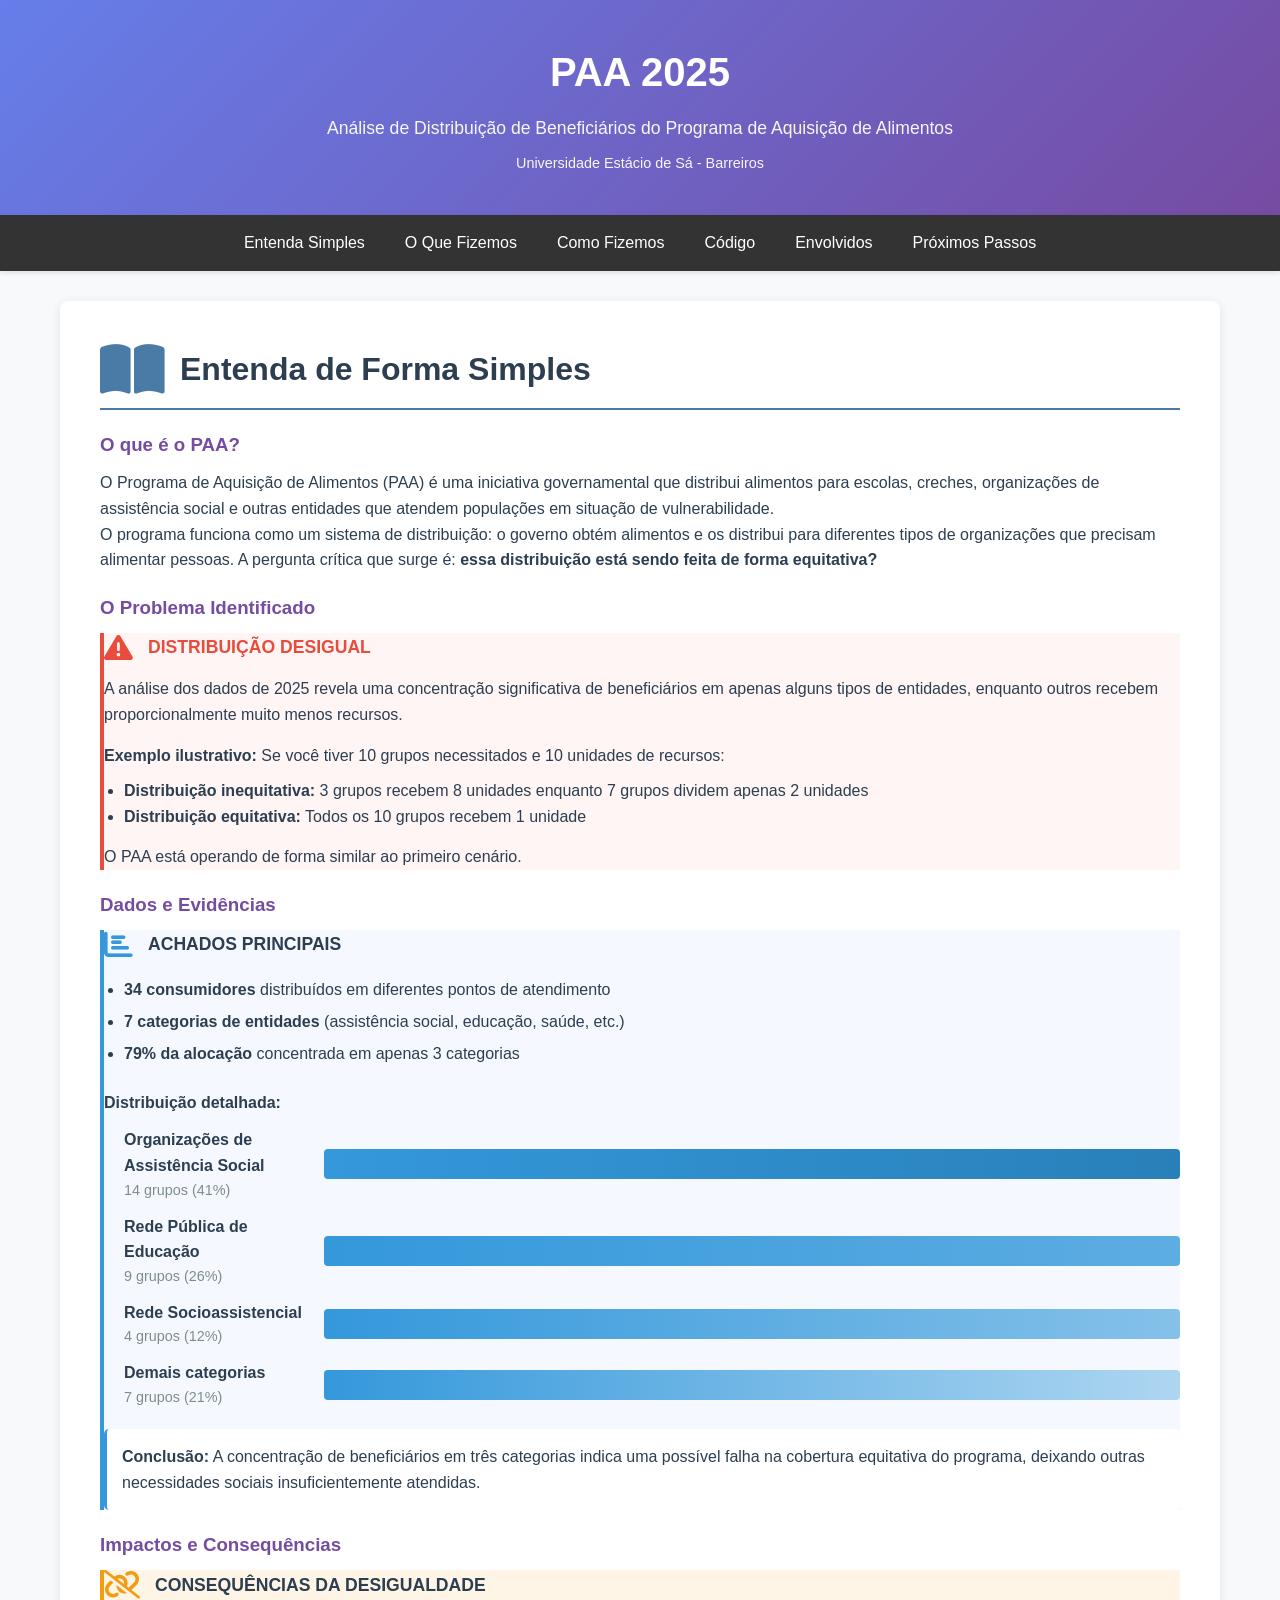
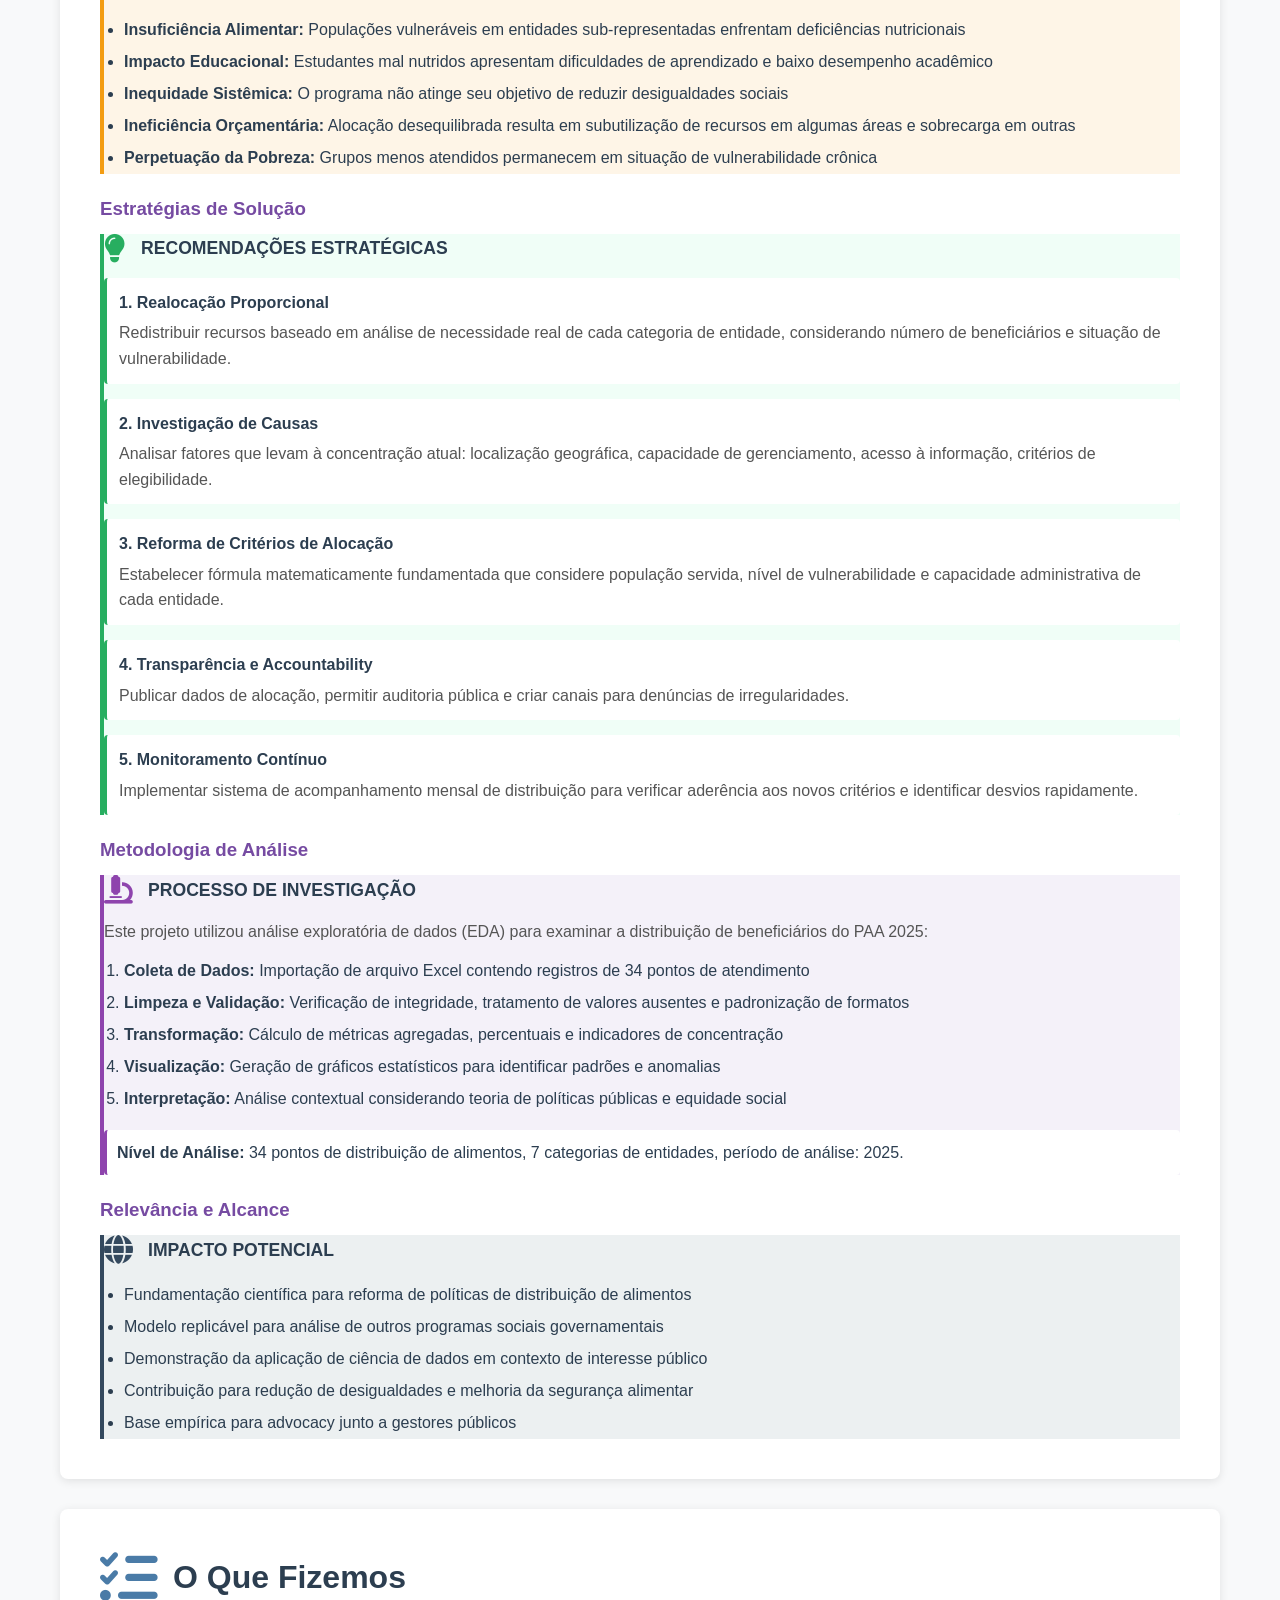
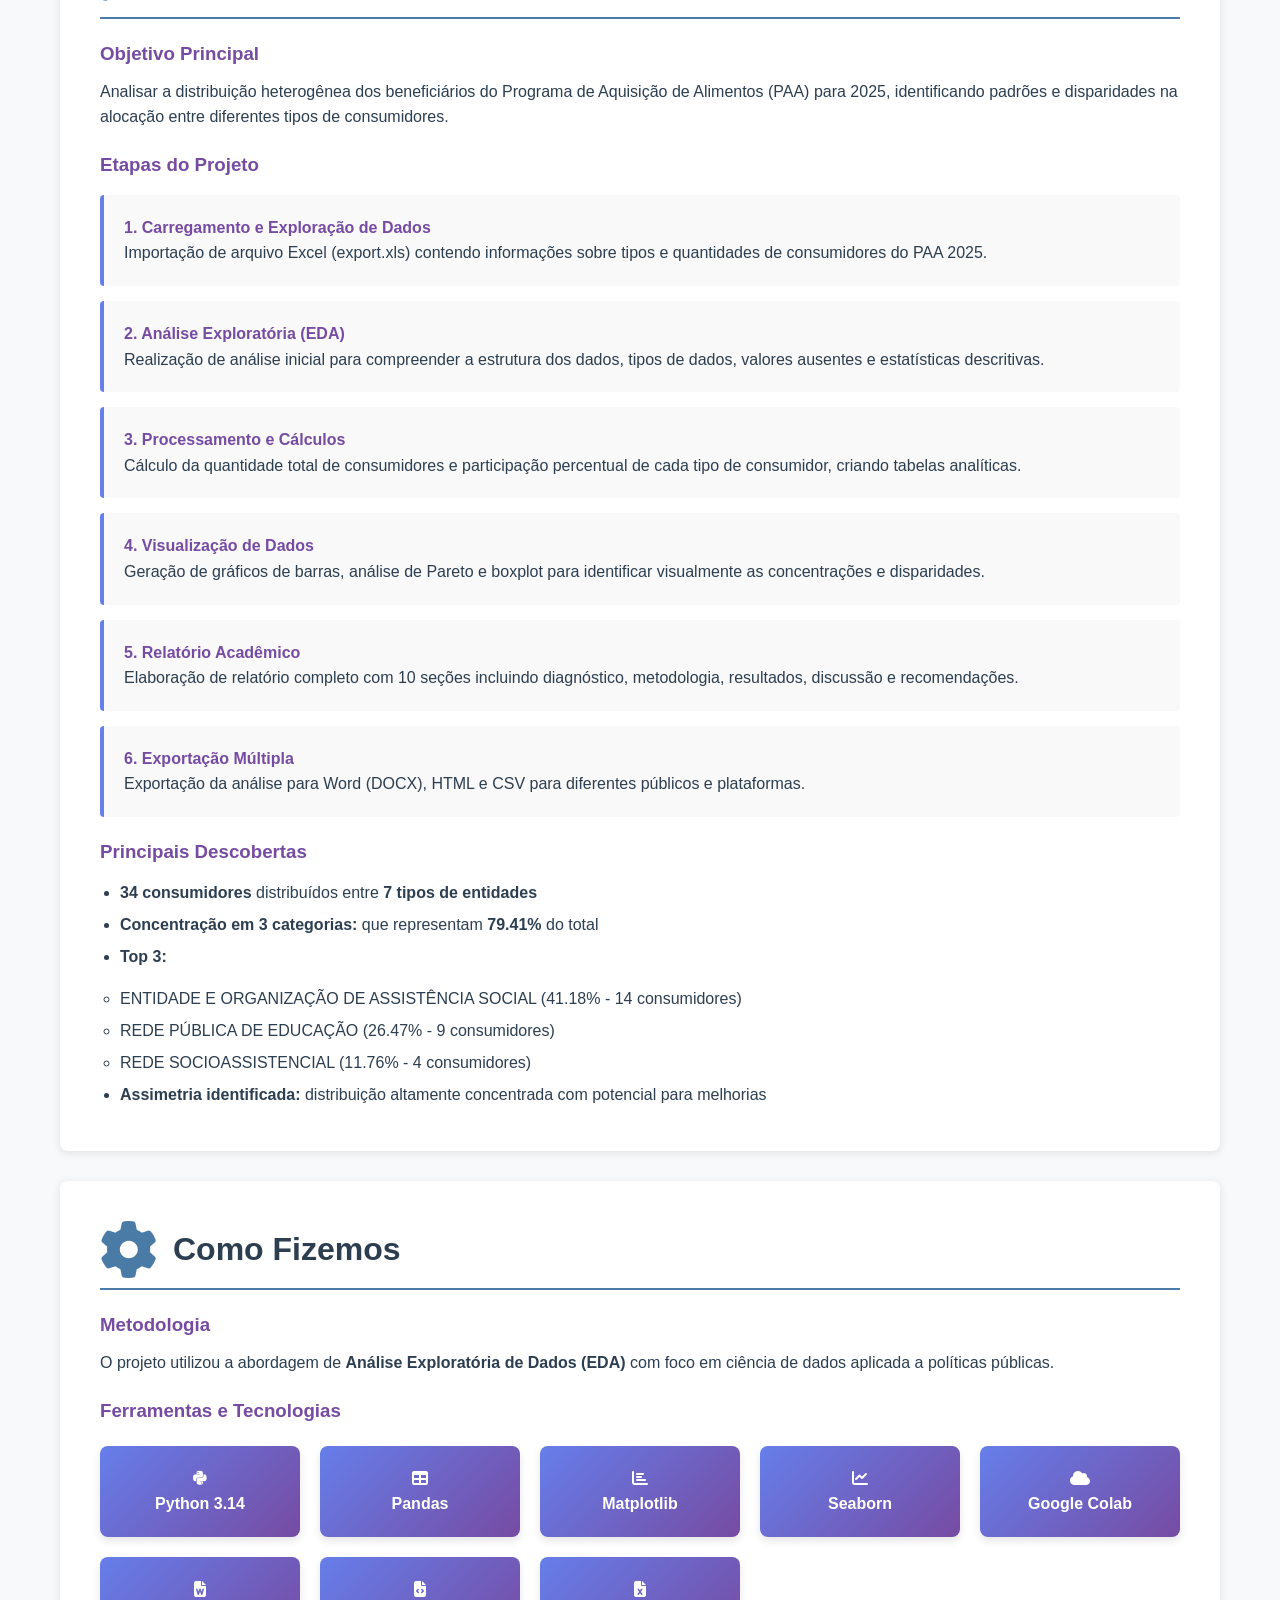
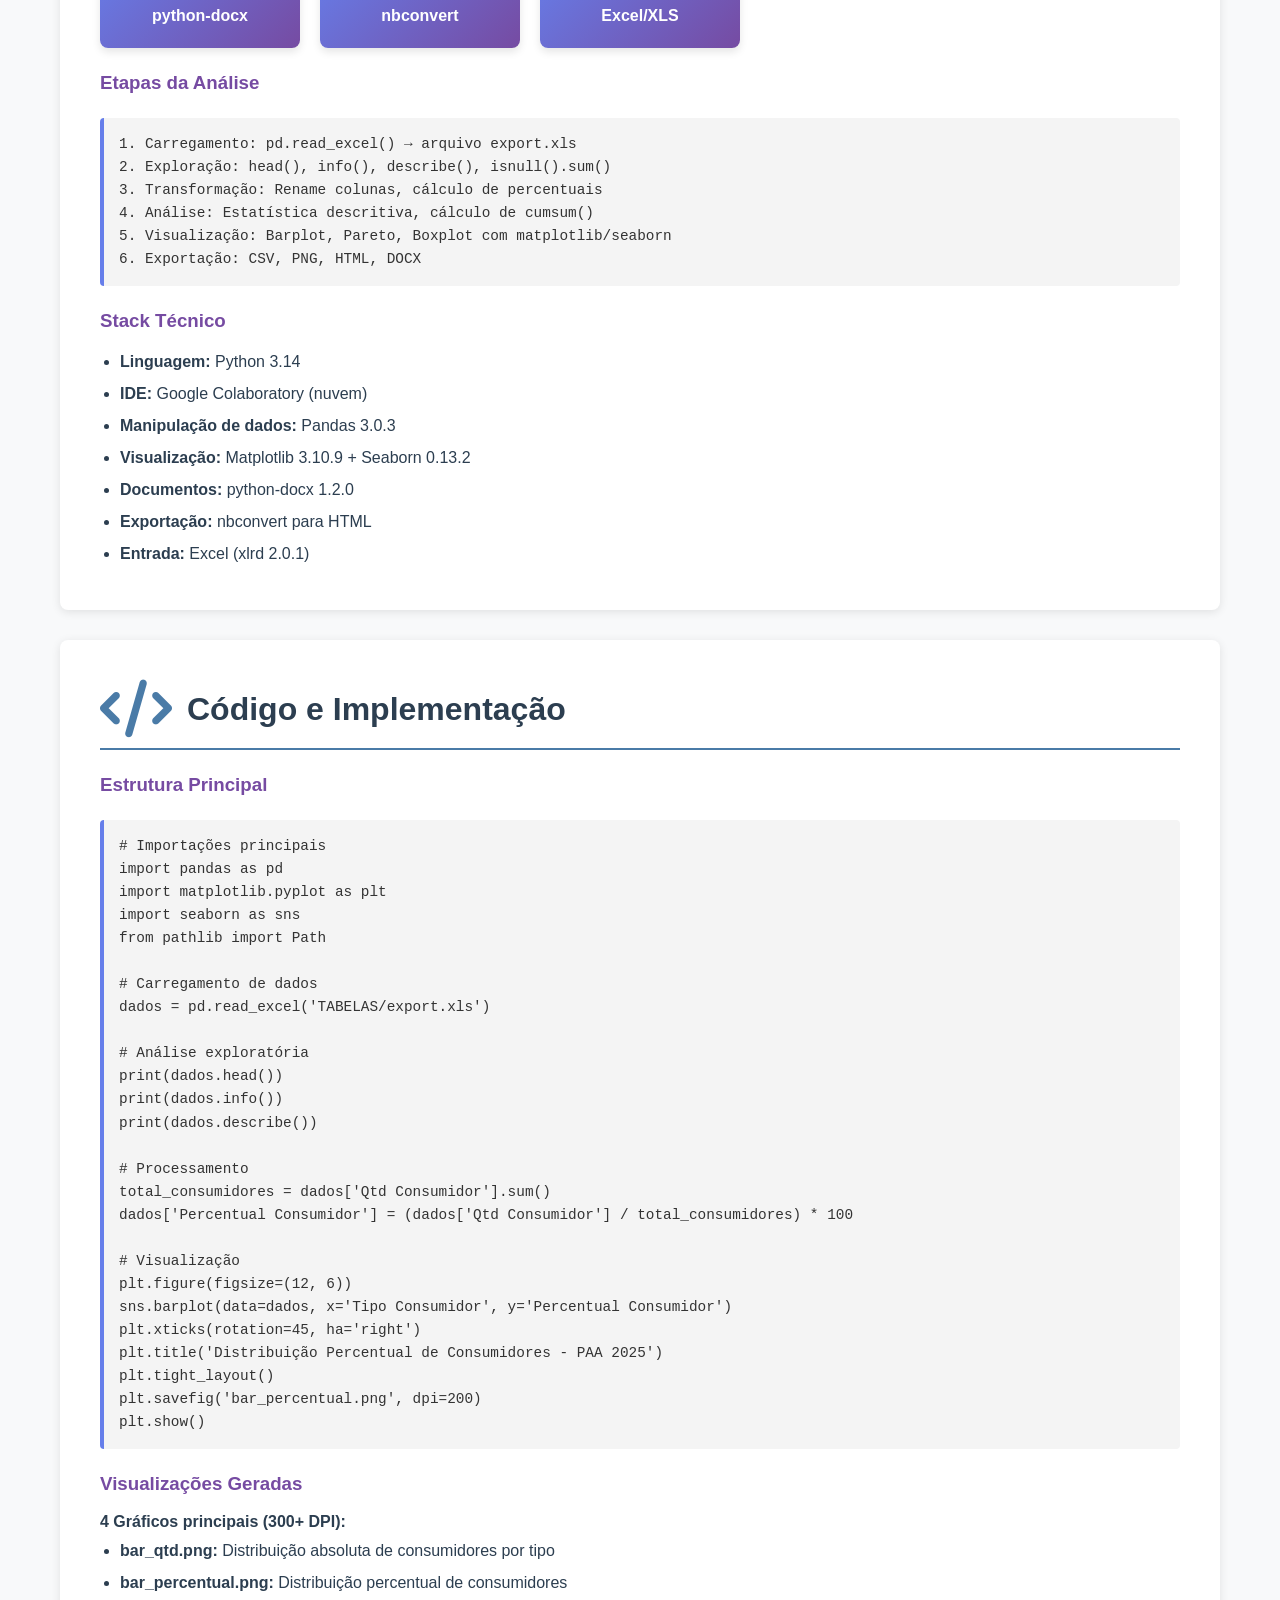
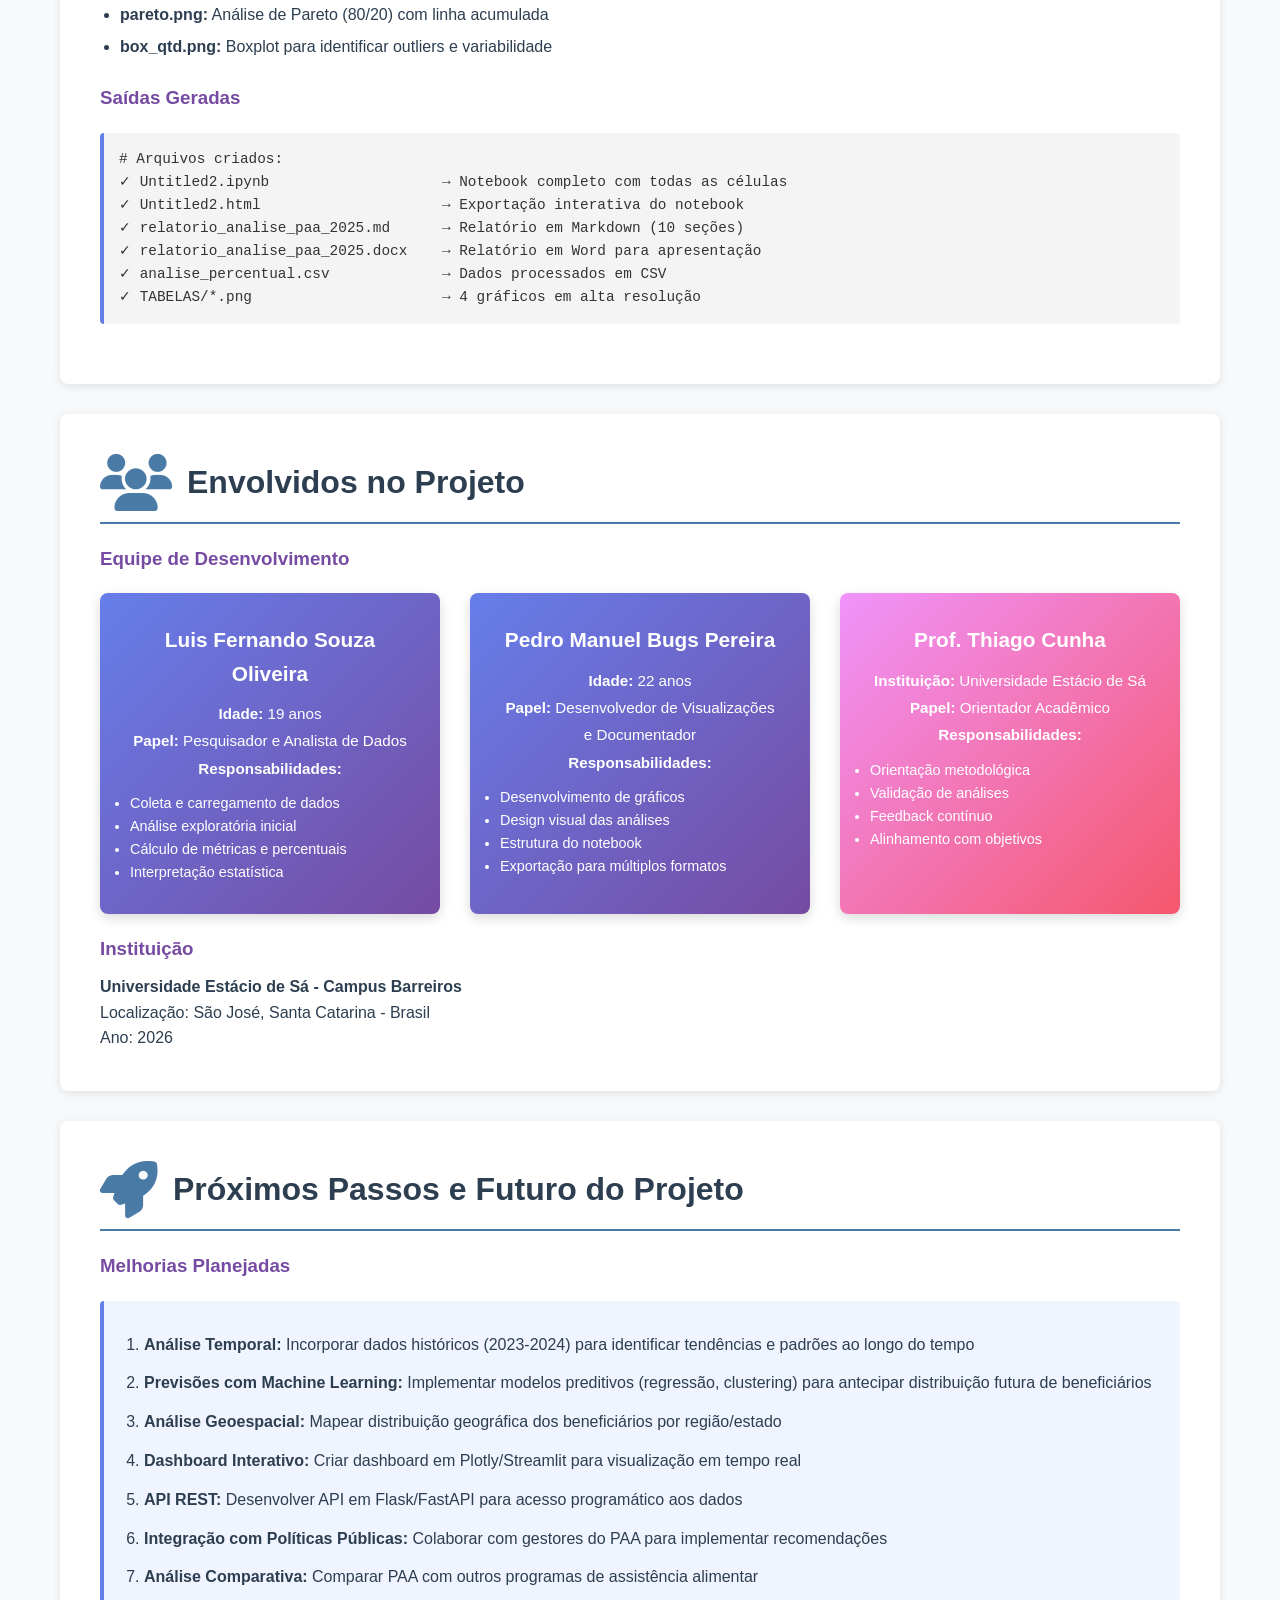
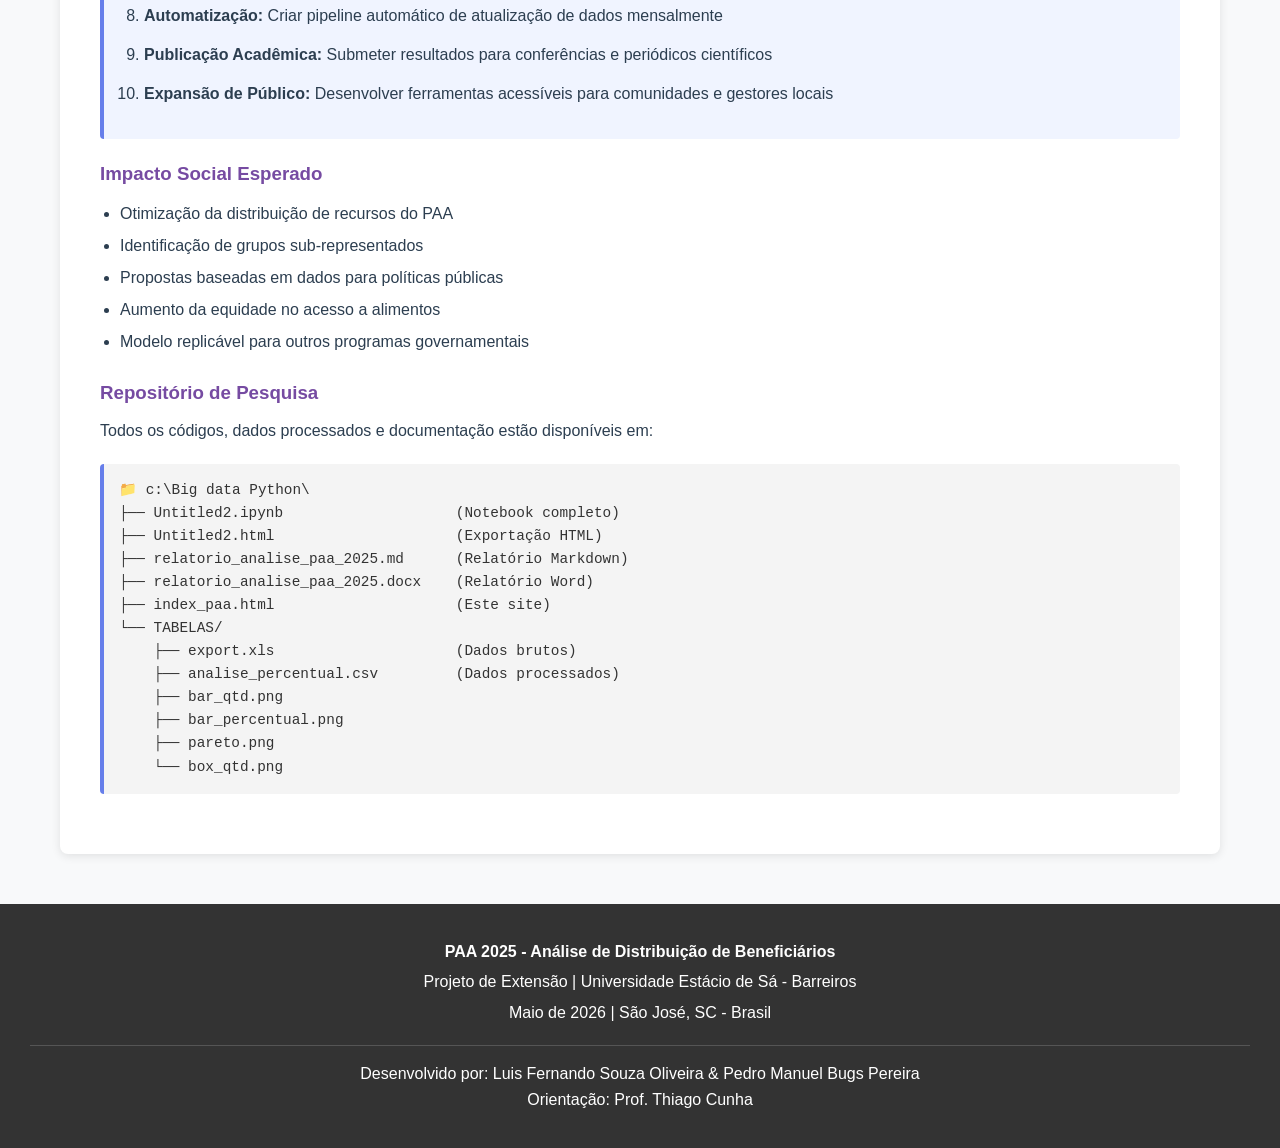
<file: index_paa.html>
<!DOCTYPE html>
<html lang="pt-BR">
<head>
    <meta charset="UTF-8">
    <meta name="viewport" content="width=device-width, initial-scale=1.0">
    <title>PAA 2025 - Análise de Distribuição de Beneficiários</title>
    <link rel="stylesheet" href="https://cdnjs.cloudflare.com/ajax/libs/font-awesome/6.4.0/css/all.min.css">
    <style>
        * {
            margin: 0;
            padding: 0;
            box-sizing: border-box;
        }

        body {
            font-family: 'Inter', 'Segoe UI', Tahoma, Geneva, Verdana, sans-serif;
            line-height: 1.6;
            color: #2c3e50;
            background-color: #f8f9fa;
        }

        /* HEADER */
        header {
            background: linear-gradient(135deg, #667eea 0%, #764ba2 100%);
            color: white;
            padding: 40px 0;
            text-align: center;
            box-shadow: 0 2px 10px rgba(0,0,0,0.1);
        }

        header h1 {
            font-size: 2.5em;
            margin-bottom: 10px;
        }

        header p {
            font-size: 1.1em;
            opacity: 0.95;
        }

        /* NAVBAR */
        nav {
            background-color: #333;
            padding: 0;
            position: sticky;
            top: 0;
            z-index: 1000;
            box-shadow: 0 2px 5px rgba(0,0,0,0.1);
        }

        nav ul {
            list-style: none;
            display: flex;
            justify-content: center;
            flex-wrap: wrap;
        }

        nav ul li {
            margin: 0;
        }

        nav ul li a {
            display: block;
            color: white;
            text-decoration: none;
            padding: 15px 20px;
            transition: background-color 0.3s;
            font-weight: 500;
        }

        nav ul li a:hover {
            background-color: #667eea;
        }

        /* CONTAINER */
        .container {
            max-width: 1200px;
            margin: 0 auto;
            padding: 0 20px;
        }

        /* SEÇÕES */
        section {
            background: white;
            margin: 30px 0;
            padding: 40px;
            border-radius: 8px;
            box-shadow: 0 2px 10px rgba(0,0,0,0.1);
        }

        section h2 {
            color: #2c3e50;
            margin-bottom: 20px;
            font-size: 2em;
            border-bottom: 2px solid #4a7ba7;
            padding-bottom: 10px;
            display: flex;
            align-items: center;
            gap: 15px;
        }

        section h2 i {
            color: #4a7ba7;
            font-size: 1.8em;
        }

        section h3 {
            color: #764ba2;
            margin-top: 20px;
            margin-bottom: 10px;
        }

        /* O QUE FIZEMOS */
        #oQueFizemos .card {
            background: #f9f9f9;
            border-left: 4px solid #667eea;
            padding: 20px;
            margin: 15px 0;
            border-radius: 4px;
        }

        #oQueFizemos .card strong {
            color: #764ba2;
        }

        /* COMO FIZEMOS */
        .tech-stack {
            display: grid;
            grid-template-columns: repeat(auto-fit, minmax(200px, 1fr));
            gap: 20px;
            margin: 20px 0;
        }

        .tech-item {
            background: linear-gradient(135deg, #667eea 0%, #764ba2 100%);
            color: white;
            padding: 20px;
            border-radius: 8px;
            text-align: center;
            font-weight: bold;
            box-shadow: 0 4px 8px rgba(0,0,0,0.1);
        }

        .tech-item:hover {
            transform: translateY(-5px);
            box-shadow: 0 6px 12px rgba(0,0,0,0.15);
            transition: all 0.3s;
        }

        /* CÓDIGO */
        .code-section {
            text-align: center;
        }

        .code-image {
            max-width: 100%;
            height: auto;
            border-radius: 8px;
            margin: 20px 0;
            box-shadow: 0 4px 12px rgba(0,0,0,0.15);
        }

        pre {
            background: #f4f4f4;
            border-left: 4px solid #667eea;
            padding: 15px;
            overflow-x: auto;
            border-radius: 4px;
            font-size: 0.9em;
            margin: 20px 0;
        }

        code {
            font-family: 'Courier New', monospace;
            color: #333;
        }

        /* ENVOLVIDOS */
        .team-grid {
            display: grid;
            grid-template-columns: repeat(auto-fit, minmax(250px, 1fr));
            gap: 30px;
            margin: 20px 0;
        }

        .team-member {
            background: linear-gradient(135deg, #667eea 0%, #764ba2 100%);
            color: white;
            padding: 30px;
            border-radius: 8px;
            text-align: center;
            box-shadow: 0 4px 12px rgba(0,0,0,0.15);
        }

        .team-member h4 {
            font-size: 1.3em;
            margin-bottom: 10px;
        }

        .team-member p {
            font-size: 0.95em;
            line-height: 1.8;
        }

        .professor {
            background: linear-gradient(135deg, #f093fb 0%, #f5576c 100%);
        }

        /* PRÓXIMOS PASSOS */
        .future-plans {
            background: #f0f4ff;
            border-left: 4px solid #667eea;
            padding: 20px;
            margin: 20px 0;
            border-radius: 4px;
        }

        .future-plans ol {
            margin-left: 20px;
        }

        .future-plans li {
            margin: 10px 0;
            line-height: 1.8;
        }

        /* RODAPÉ */
        footer {
            background: #333;
            color: white;
            text-align: center;
            padding: 30px;
            margin-top: 50px;
        }

        footer p {
            margin: 5px 0;
        }

        /* RESPONSIVO */
        @media (max-width: 768px) {
            header h1 {
                font-size: 1.8em;
            }

            nav ul {
                flex-direction: column;
            }

            nav ul li a {
                padding: 10px 15px;
                font-size: 0.9em;
            }

            section {
                padding: 20px;
            }

            section h2 {
                font-size: 1.5em;
            }

            .tech-stack {
                grid-template-columns: 1fr;
            }

            .team-grid {
                grid-template-columns: 1fr;
            }
        }
    </style>
</head>
<body>
    <!-- HEADER -->
    <header>
        <div class="container">
            <h1>PAA 2025</h1>
            <p>Análise de Distribuição de Beneficiários do Programa de Aquisição de Alimentos</p>
            <p style="font-size: 0.9em; margin-top: 10px;">Universidade Estácio de Sá - Barreiros</p>
        </div>
    </header>

    <!-- NAVBAR -->
    <nav>
        <ul>
            <li><a href="#entendaSimples">Entenda Simples</a></li>
            <li><a href="#oQueFizemos">O Que Fizemos</a></li>
            <li><a href="#comoFizemos">Como Fizemos</a></li>
            <li><a href="#codigo">Código</a></li>
            <li><a href="#envolvidos">Envolvidos</a></li>
            <li><a href="#proximosPassos">Próximos Passos</a></li>
        </ul>
    </nav>

    <!-- CONTEÚDO -->
    <div class="container">
        <!-- SEÇÃO 0: ENTENDA SIMPLES -->
        <section id="entendaSimples">
            <h2><i class="fas fa-book-open"></i> Entenda de Forma Simples</h2>
            
            <h3>O que é o PAA?</h3>
            <p>O Programa de Aquisição de Alimentos (PAA) é uma iniciativa governamental que distribui alimentos para escolas, creches, organizações de assistência social e outras entidades que atendem populações em situação de vulnerabilidade.</p>
            
            <p>O programa funciona como um sistema de distribuição: o governo obtém alimentos e os distribui para diferentes tipos de organizações que precisam alimentar pessoas. A pergunta crítica que surge é: <strong>essa distribuição está sendo feita de forma equitativa?</strong></p>

            <h3>O Problema Identificado</h3>
            <div class="card" style="background: #fff5f5; border-left: 4px solid #e74c3c;">
                <div style="display: flex; align-items: center; gap: 15px; margin-bottom: 15px;">
                    <i class="fas fa-exclamation-triangle" style="font-size: 1.8em; color: #e74c3c;"></i>
                    <strong style="font-size: 1.1em; color: #e74c3c;">DISTRIBUIÇÃO DESIGUAL</strong>
                </div>
                <p>A análise dos dados de 2025 revela uma concentração significativa de beneficiários em apenas alguns tipos de entidades, enquanto outros recebem proporcionalmente muito menos recursos.</p>
                
                <p style="margin-top: 15px;"><strong>Exemplo ilustrativo:</strong> Se você tiver 10 grupos necessitados e 10 unidades de recursos:</p>
                <ul style="margin-left: 20px; margin-top: 10px;">
                    <li><strong>Distribuição inequitativa:</strong> 3 grupos recebem 8 unidades enquanto 7 grupos dividem apenas 2 unidades</li>
                    <li><strong>Distribuição equitativa:</strong> Todos os 10 grupos recebem 1 unidade</li>
                </ul>
                <p style="margin-top: 15px;">O PAA está operando de forma similar ao primeiro cenário.</p>
            </div>

            <h3>Dados e Evidências</h3>
            <div class="card" style="background: #f5f9ff; border-left: 4px solid #3498db;">
                <div style="display: flex; align-items: center; gap: 15px; margin-bottom: 15px;">
                    <i class="fas fa-chart-bar" style="font-size: 1.8em; color: #3498db;"></i>
                    <strong style="font-size: 1.1em;">ACHADOS PRINCIPAIS</strong>
                </div>
                <ul style="margin-left: 20px; margin-top: 10px; line-height: 2;">
                    <li><strong>34 consumidores</strong> distribuídos em diferentes pontos de atendimento</li>
                    <li><strong>7 categorias de entidades</strong> (assistência social, educação, saúde, etc.)</li>
                    <li><strong>79% da alocação</strong> concentrada em apenas 3 categorias</li>
                </ul>

                <p style="margin-top: 20px;"><strong>Distribuição detalhada:</strong></p>
                <div style="margin-left: 20px; margin-top: 10px;">
                    <div style="display: flex; align-items: center; margin: 12px 0;">
                        <div style="width: 200px;">
                            <strong>Organizações de Assistência Social</strong>
                            <div style="font-size: 0.9em; color: #7f8c8d;">14 grupos (41%)</div>
                        </div>
                        <div style="flex: 1; height: 30px; background: linear-gradient(to right, #3498db, #2980b9); border-radius: 4px;"></div>
                    </div>
                    <div style="display: flex; align-items: center; margin: 12px 0;">
                        <div style="width: 200px;">
                            <strong>Rede Pública de Educação</strong>
                            <div style="font-size: 0.9em; color: #7f8c8d;">9 grupos (26%)</div>
                        </div>
                        <div style="flex: 1; height: 30px; background: linear-gradient(to right, #3498db, #5dade2); border-radius: 4px;"></div>
                    </div>
                    <div style="display: flex; align-items: center; margin: 12px 0;">
                        <div style="width: 200px;">
                            <strong>Rede Socioassistencial</strong>
                            <div style="font-size: 0.9em; color: #7f8c8d;">4 grupos (12%)</div>
                        </div>
                        <div style="flex: 1; height: 30px; background: linear-gradient(to right, #3498db, #85c1e9); border-radius: 4px;"></div>
                    </div>
                    <div style="display: flex; align-items: center; margin: 12px 0;">
                        <div style="width: 200px;">
                            <strong>Demais categorias</strong>
                            <div style="font-size: 0.9em; color: #7f8c8d;">7 grupos (21%)</div>
                        </div>
                        <div style="flex: 1; height: 30px; background: linear-gradient(to right, #3498db, #aed6f1); border-radius: 4px;"></div>
                    </div>
                </div>

                <p style="margin-top: 20px; padding: 15px; background: white; border-radius: 5px; border-left: 3px solid #3498db;">
                    <strong>Conclusão:</strong> A concentração de beneficiários em três categorias indica uma possível falha na cobertura equitativa do programa, deixando outras necessidades sociais insuficientemente atendidas.
                </p>
            </div>

            <h3>Impactos e Consequências</h3>
            <div class="card" style="background: #fef5e7; border-left: 4px solid #f39c12;">
                <div style="display: flex; align-items: center; gap: 15px; margin-bottom: 15px;">
                    <i class="fas fa-chain-broken" style="font-size: 1.8em; color: #f39c12;"></i>
                    <strong style="font-size: 1.1em;">CONSEQUÊNCIAS DA DESIGUALDADE</strong>
                </div>
                <ul style="margin-left: 20px; line-height: 2;">
                    <li><strong>Insuficiência Alimentar:</strong> Populações vulneráveis em entidades sub-representadas enfrentam deficiências nutricionais</li>
                    <li><strong>Impacto Educacional:</strong> Estudantes mal nutridos apresentam dificuldades de aprendizado e baixo desempenho acadêmico</li>
                    <li><strong>Inequidade Sistêmica:</strong> O programa não atinge seu objetivo de reduzir desigualdades sociais</li>
                    <li><strong>Ineficiência Orçamentária:</strong> Alocação desequilibrada resulta em subutilização de recursos em algumas áreas e sobrecarga em outras</li>
                    <li><strong>Perpetuação da Pobreza:</strong> Grupos menos atendidos permanecem em situação de vulnerabilidade crônica</li>
                </ul>
            </div>

            <h3>Estratégias de Solução</h3>
            <div class="card" style="background: #f0fef7; border-left: 4px solid #27ae60;">
                <div style="display: flex; align-items: center; gap: 15px; margin-bottom: 15px;">
                    <i class="fas fa-lightbulb" style="font-size: 1.8em; color: #27ae60;"></i>
                    <strong style="font-size: 1.1em;">RECOMENDAÇÕES ESTRATÉGICAS</strong>
                </div>
                
                <div style="margin-top: 15px;">
                    <div style="margin: 15px 0; padding: 12px; background: white; border-radius: 4px; border-left: 3px solid #27ae60;">
                        <strong>1. Realocação Proporcional</strong>
                        <p style="margin-top: 5px; color: #555;">Redistribuir recursos baseado em análise de necessidade real de cada categoria de entidade, considerando número de beneficiários e situação de vulnerabilidade.</p>
                    </div>

                    <div style="margin: 15px 0; padding: 12px; background: white; border-radius: 4px; border-left: 3px solid #27ae60;">
                        <strong>2. Investigação de Causas</strong>
                        <p style="margin-top: 5px; color: #555;">Analisar fatores que levam à concentração atual: localização geográfica, capacidade de gerenciamento, acesso à informação, critérios de elegibilidade.</p>
                    </div>

                    <div style="margin: 15px 0; padding: 12px; background: white; border-radius: 4px; border-left: 3px solid #27ae60;">
                        <strong>3. Reforma de Critérios de Alocação</strong>
                        <p style="margin-top: 5px; color: #555;">Estabelecer fórmula matematicamente fundamentada que considere população servida, nível de vulnerabilidade e capacidade administrativa de cada entidade.</p>
                    </div>

                    <div style="margin: 15px 0; padding: 12px; background: white; border-radius: 4px; border-left: 3px solid #27ae60;">
                        <strong>4. Transparência e Accountability</strong>
                        <p style="margin-top: 5px; color: #555;">Publicar dados de alocação, permitir auditoria pública e criar canais para denúncias de irregularidades.</p>
                    </div>

                    <div style="margin: 15px 0; padding: 12px; background: white; border-radius: 4px; border-left: 3px solid #27ae60;">
                        <strong>5. Monitoramento Contínuo</strong>
                        <p style="margin-top: 5px; color: #555;">Implementar sistema de acompanhamento mensal de distribuição para verificar aderência aos novos critérios e identificar desvios rapidamente.</p>
                    </div>
                </div>
            </div>

            <h3>Metodologia de Análise</h3>
            <div class="card" style="background: #f4f1f9; border-left: 4px solid #8e44ad;">
                <div style="display: flex; align-items: center; gap: 15px; margin-bottom: 15px;">
                    <i class="fas fa-microscope" style="font-size: 1.8em; color: #8e44ad;"></i>
                    <strong style="font-size: 1.1em;">PROCESSO DE INVESTIGAÇÃO</strong>
                </div>

                <p style="margin-top: 15px; color: #555;">Este projeto utilizou análise exploratória de dados (EDA) para examinar a distribuição de beneficiários do PAA 2025:</p>

                <ol style="margin-left: 20px; margin-top: 10px; line-height: 2;">
                    <li><strong>Coleta de Dados:</strong> Importação de arquivo Excel contendo registros de 34 pontos de atendimento</li>
                    <li><strong>Limpeza e Validação:</strong> Verificação de integridade, tratamento de valores ausentes e padronização de formatos</li>
                    <li><strong>Transformação:</strong> Cálculo de métricas agregadas, percentuais e indicadores de concentração</li>
                    <li><strong>Visualização:</strong> Geração de gráficos estatísticos para identificar padrões e anomalias</li>
                    <li><strong>Interpretação:</strong> Análise contextual considerando teoria de políticas públicas e equidade social</li>
                </ol>

                <p style="margin-top: 15px; padding: 10px; background: white; border-radius: 4px; border-left: 3px solid #8e44ad;">
                    <strong>Nível de Análise:</strong> 34 pontos de distribuição de alimentos, 7 categorias de entidades, período de análise: 2025.
                </p>
            </div>

            <h3>Relevância e Alcance</h3>
            <div class="card" style="background: #ecf0f1; border-left: 4px solid #34495e;">
                <div style="display: flex; align-items: center; gap: 15px; margin-bottom: 15px;">
                    <i class="fas fa-globe" style="font-size: 1.8em; color: #34495e;"></i>
                    <strong style="font-size: 1.1em;">IMPACTO POTENCIAL</strong>
                </div>
                <ul style="margin-left: 20px; line-height: 2;">
                    <li>Fundamentação científica para reforma de políticas de distribuição de alimentos</li>
                    <li>Modelo replicável para análise de outros programas sociais governamentais</li>
                    <li>Demonstração da aplicação de ciência de dados em contexto de interesse público</li>
                    <li>Contribuição para redução de desigualdades e melhoria da segurança alimentar</li>
                    <li>Base empírica para advocacy junto a gestores públicos</li>
                </ul>
            </div>
        </section>

        <!-- SEÇÃO 1: O QUE FIZEMOS -->
        <section id="oQueFizemos">
            <h2><i class="fas fa-tasks"></i> O Que Fizemos</h2>
            
            <h3>Objetivo Principal</h3>
            <p>Analisar a distribuição heterogênea dos beneficiários do Programa de Aquisição de Alimentos (PAA) para 2025, identificando padrões e disparidades na alocação entre diferentes tipos de consumidores.</p>

            <h3>Etapas do Projeto</h3>
            <div class="card">
                <strong>1. Carregamento e Exploração de Dados</strong>
                <p>Importação de arquivo Excel (export.xls) contendo informações sobre tipos e quantidades de consumidores do PAA 2025.</p>
            </div>

            <div class="card">
                <strong>2. Análise Exploratória (EDA)</strong>
                <p>Realização de análise inicial para compreender a estrutura dos dados, tipos de dados, valores ausentes e estatísticas descritivas.</p>
            </div>

            <div class="card">
                <strong>3. Processamento e Cálculos</strong>
                <p>Cálculo da quantidade total de consumidores e participação percentual de cada tipo de consumidor, criando tabelas analíticas.</p>
            </div>

            <div class="card">
                <strong>4. Visualização de Dados</strong>
                <p>Geração de gráficos de barras, análise de Pareto e boxplot para identificar visualmente as concentrações e disparidades.</p>
            </div>

            <div class="card">
                <strong>5. Relatório Acadêmico</strong>
                <p>Elaboração de relatório completo com 10 seções incluindo diagnóstico, metodologia, resultados, discussão e recomendações.</p>
            </div>

            <div class="card">
                <strong>6. Exportação Múltipla</strong>
                <p>Exportação da análise para Word (DOCX), HTML e CSV para diferentes públicos e plataformas.</p>
            </div>

            <h3>Principais Descobertas</h3>
            <ul style="margin-left: 20px; line-height: 2;">
                <li><strong>34 consumidores</strong> distribuídos entre <strong>7 tipos de entidades</strong></li>
                <li><strong>Concentração em 3 categorias:</strong> que representam <strong>79.41%</strong> do total</li>
                <li><strong>Top 3:</strong>
                    <ul style="margin-top: 10px;">
                        <li>ENTIDADE E ORGANIZAÇÃO DE ASSISTÊNCIA SOCIAL (41.18% - 14 consumidores)</li>
                        <li>REDE PÚBLICA DE EDUCAÇÃO (26.47% - 9 consumidores)</li>
                        <li>REDE SOCIOASSISTENCIAL (11.76% - 4 consumidores)</li>
                    </ul>
                </li>
                <li><strong>Assimetria identificada:</strong> distribuição altamente concentrada com potencial para melhorias</li>
            </ul>
        </section>

        <!-- SEÇÃO 2: COMO FIZEMOS -->
        <section id="comoFizemos">
            <h2><i class="fas fa-cog"></i> Como Fizemos</h2>
            
            <h3>Metodologia</h3>
            <p>O projeto utilizou a abordagem de <strong>Análise Exploratória de Dados (EDA)</strong> com foco em ciência de dados aplicada a políticas públicas.</p>

            <h3>Ferramentas e Tecnologias</h3>
            <div class="tech-stack">
                <div class="tech-item">
                    <i class="fab fa-python"></i><br><span>Python 3.14</span>
                </div>
                <div class="tech-item">
                    <i class="fas fa-table"></i><br><span>Pandas</span>
                </div>
                <div class="tech-item">
                    <i class="fas fa-chart-bar"></i><br><span>Matplotlib</span>
                </div>
                <div class="tech-item">
                    <i class="fas fa-chart-line"></i><br><span>Seaborn</span>
                </div>
                <div class="tech-item">
                    <i class="fas fa-cloud"></i><br><span>Google Colab</span>
                </div>
                <div class="tech-item">
                    <i class="fas fa-file-word"></i><br><span>python-docx</span>
                </div>
                <div class="tech-item">
                    <i class="fas fa-file-code"></i><br><span>nbconvert</span>
                </div>
                <div class="tech-item">
                    <i class="fas fa-file-excel"></i><br><span>Excel/XLS</span>
                </div>
            </div>

            <h3>Etapas da Análise</h3>
            <pre><code>1. Carregamento: pd.read_excel() → arquivo export.xls
2. Exploração: head(), info(), describe(), isnull().sum()
3. Transformação: Rename colunas, cálculo de percentuais
4. Análise: Estatística descritiva, cálculo de cumsum()
5. Visualização: Barplot, Pareto, Boxplot com matplotlib/seaborn
6. Exportação: CSV, PNG, HTML, DOCX</code></pre>

            <h3>Stack Técnico</h3>
            <ul style="margin-left: 20px; line-height: 2;">
                <li><strong>Linguagem:</strong> Python 3.14</li>
                <li><strong>IDE:</strong> Google Colaboratory (nuvem)</li>
                <li><strong>Manipulação de dados:</strong> Pandas 3.0.3</li>
                <li><strong>Visualização:</strong> Matplotlib 3.10.9 + Seaborn 0.13.2</li>
                <li><strong>Documentos:</strong> python-docx 1.2.0</li>
                <li><strong>Exportação:</strong> nbconvert para HTML</li>
                <li><strong>Entrada:</strong> Excel (xlrd 2.0.1)</li>
            </ul>
        </section>

        <!-- SEÇÃO 3: CÓDIGO -->
        <section id="codigo">
            <h2><i class="fas fa-code"></i> Código e Implementação</h2>
            
            <h3>Estrutura Principal</h3>
            <pre><code># Importações principais
import pandas as pd
import matplotlib.pyplot as plt
import seaborn as sns
from pathlib import Path

# Carregamento de dados
dados = pd.read_excel('TABELAS/export.xls')

# Análise exploratória
print(dados.head())
print(dados.info())
print(dados.describe())

# Processamento
total_consumidores = dados['Qtd Consumidor'].sum()
dados['Percentual Consumidor'] = (dados['Qtd Consumidor'] / total_consumidores) * 100

# Visualização
plt.figure(figsize=(12, 6))
sns.barplot(data=dados, x='Tipo Consumidor', y='Percentual Consumidor')
plt.xticks(rotation=45, ha='right')
plt.title('Distribuição Percentual de Consumidores - PAA 2025')
plt.tight_layout()
plt.savefig('bar_percentual.png', dpi=200)
plt.show()</code></pre>

            <h3>Visualizações Geradas</h3>
            <p><strong>4 Gráficos principais (300+ DPI):</strong></p>
            <ul style="margin-left: 20px; line-height: 2;">
                <li><strong>bar_qtd.png:</strong> Distribuição absoluta de consumidores por tipo</li>
                <li><strong>bar_percentual.png:</strong> Distribuição percentual de consumidores</li>
                <li><strong>pareto.png:</strong> Análise de Pareto (80/20) com linha acumulada</li>
                <li><strong>box_qtd.png:</strong> Boxplot para identificar outliers e variabilidade</li>
            </ul>

            <h3>Saídas Geradas</h3>
            <pre><code># Arquivos criados:
✓ Untitled2.ipynb                    → Notebook completo com todas as células
✓ Untitled2.html                     → Exportação interativa do notebook
✓ relatorio_analise_paa_2025.md      → Relatório em Markdown (10 seções)
✓ relatorio_analise_paa_2025.docx    → Relatório em Word para apresentação
✓ analise_percentual.csv             → Dados processados em CSV
✓ TABELAS/*.png                      → 4 gráficos em alta resolução</code></pre>
        </section>

        <!-- SEÇÃO 4: ENVOLVIDOS -->
        <section id="envolvidos">
            <h2><i class="fas fa-users"></i> Envolvidos no Projeto</h2>
            
            <h3>Equipe de Desenvolvimento</h3>
            <div class="team-grid">
                <div class="team-member">
                    <h4>Luis Fernando Souza Oliveira</h4>
                    <p><strong>Idade:</strong> 19 anos</p>
                    <p><strong>Papel:</strong> Pesquisador e Analista de Dados</p>
                    <p><strong>Responsabilidades:</strong></p>
                    <ul style="text-align: left; margin-top: 10px; font-size: 0.9em;">
                        <li>Coleta e carregamento de dados</li>
                        <li>Análise exploratória inicial</li>
                        <li>Cálculo de métricas e percentuais</li>
                        <li>Interpretação estatística</li>
                    </ul>
                </div>

                <div class="team-member">
                    <h4>Pedro Manuel Bugs Pereira</h4>
                    <p><strong>Idade:</strong> 22 anos</p>
                    <p><strong>Papel:</strong> Desenvolvedor de Visualizações e Documentador</p>
                    <p><strong>Responsabilidades:</strong></p>
                    <ul style="text-align: left; margin-top: 10px; font-size: 0.9em;">
                        <li>Desenvolvimento de gráficos</li>
                        <li>Design visual das análises</li>
                        <li>Estrutura do notebook</li>
                        <li>Exportação para múltiplos formatos</li>
                    </ul>
                </div>

                <div class="team-member professor">
                    <h4>Prof. Thiago Cunha</h4>
                    <p><strong>Instituição:</strong> Universidade Estácio de Sá</p>
                    <p><strong>Papel:</strong> Orientador Acadêmico</p>
                    <p><strong>Responsabilidades:</strong></p>
                    <ul style="text-align: left; margin-top: 10px; font-size: 0.9em;">
                        <li>Orientação metodológica</li>
                        <li>Validação de análises</li>
                        <li>Feedback contínuo</li>
                        <li>Alinhamento com objetivos</li>
                    </ul>
                </div>
            </div>

            <h3>Instituição</h3>
            <p><strong>Universidade Estácio de Sá - Campus Barreiros</strong></p>
            <p>Localização: São José, Santa Catarina - Brasil</p>
            <p>Ano: 2026</p>
        </section>

        <!-- SEÇÃO 5: PRÓXIMOS PASSOS -->
        <section id="proximosPassos">
            <h2><i class="fas fa-rocket"></i> Próximos Passos e Futuro do Projeto</h2>
            
            <h3>Melhorias Planejadas</h3>
            <div class="future-plans">
                <ol>
                    <li><strong>Análise Temporal:</strong> Incorporar dados históricos (2023-2024) para identificar tendências e padrões ao longo do tempo</li>
                    
                    <li><strong>Previsões com Machine Learning:</strong> Implementar modelos preditivos (regressão, clustering) para antecipar distribuição futura de beneficiários</li>
                    
                    <li><strong>Análise Geoespacial:</strong> Mapear distribuição geográfica dos beneficiários por região/estado</li>
                    
                    <li><strong>Dashboard Interativo:</strong> Criar dashboard em Plotly/Streamlit para visualização em tempo real</li>
                    
                    <li><strong>API REST:</strong> Desenvolver API em Flask/FastAPI para acesso programático aos dados</li>
                    
                    <li><strong>Integração com Políticas Públicas:</strong> Colaborar com gestores do PAA para implementar recomendações</li>
                    
                    <li><strong>Análise Comparativa:</strong> Comparar PAA com outros programas de assistência alimentar</li>
                    
                    <li><strong>Automatização:</strong> Criar pipeline automático de atualização de dados mensalmente</li>
                    
                    <li><strong>Publicação Acadêmica:</strong> Submeter resultados para conferências e periódicos científicos</li>
                    
                    <li><strong>Expansão de Público:</strong> Desenvolver ferramentas acessíveis para comunidades e gestores locais</li>
                </ol>
            </div>

            <h3>Impacto Social Esperado</h3>
            <ul style="margin-left: 20px; line-height: 2;">
                <li>Otimização da distribuição de recursos do PAA</li>
                <li>Identificação de grupos sub-representados</li>
                <li>Propostas baseadas em dados para políticas públicas</li>
                <li>Aumento da equidade no acesso a alimentos</li>
                <li>Modelo replicável para outros programas governamentais</li>
            </ul>

            <h3>Repositório de Pesquisa</h3>
            <p>Todos os códigos, dados processados e documentação estão disponíveis em:</p>
            <pre><code>📁 c:\Big data Python\
├── Untitled2.ipynb                    (Notebook completo)
├── Untitled2.html                     (Exportação HTML)
├── relatorio_analise_paa_2025.md      (Relatório Markdown)
├── relatorio_analise_paa_2025.docx    (Relatório Word)
├── index_paa.html                     (Este site)
└── TABELAS/
    ├── export.xls                     (Dados brutos)
    ├── analise_percentual.csv         (Dados processados)
    ├── bar_qtd.png
    ├── bar_percentual.png
    ├── pareto.png
    └── box_qtd.png</code></pre>
        </section>
    </div>

    <!-- RODAPÉ -->
    <footer>
        <p><strong>PAA 2025 - Análise de Distribuição de Beneficiários</strong></p>
        <p>Projeto de Extensão | Universidade Estácio de Sá - Barreiros</p>
        <p>Maio de 2026 | São José, SC - Brasil</p>
        <p style="margin-top: 20px; border-top: 1px solid #555; padding-top: 15px;">
            Desenvolvido por: Luis Fernando Souza Oliveira & Pedro Manuel Bugs Pereira<br>
            Orientação: Prof. Thiago Cunha
        </p>
    </footer>
</body>
</html>
</file>
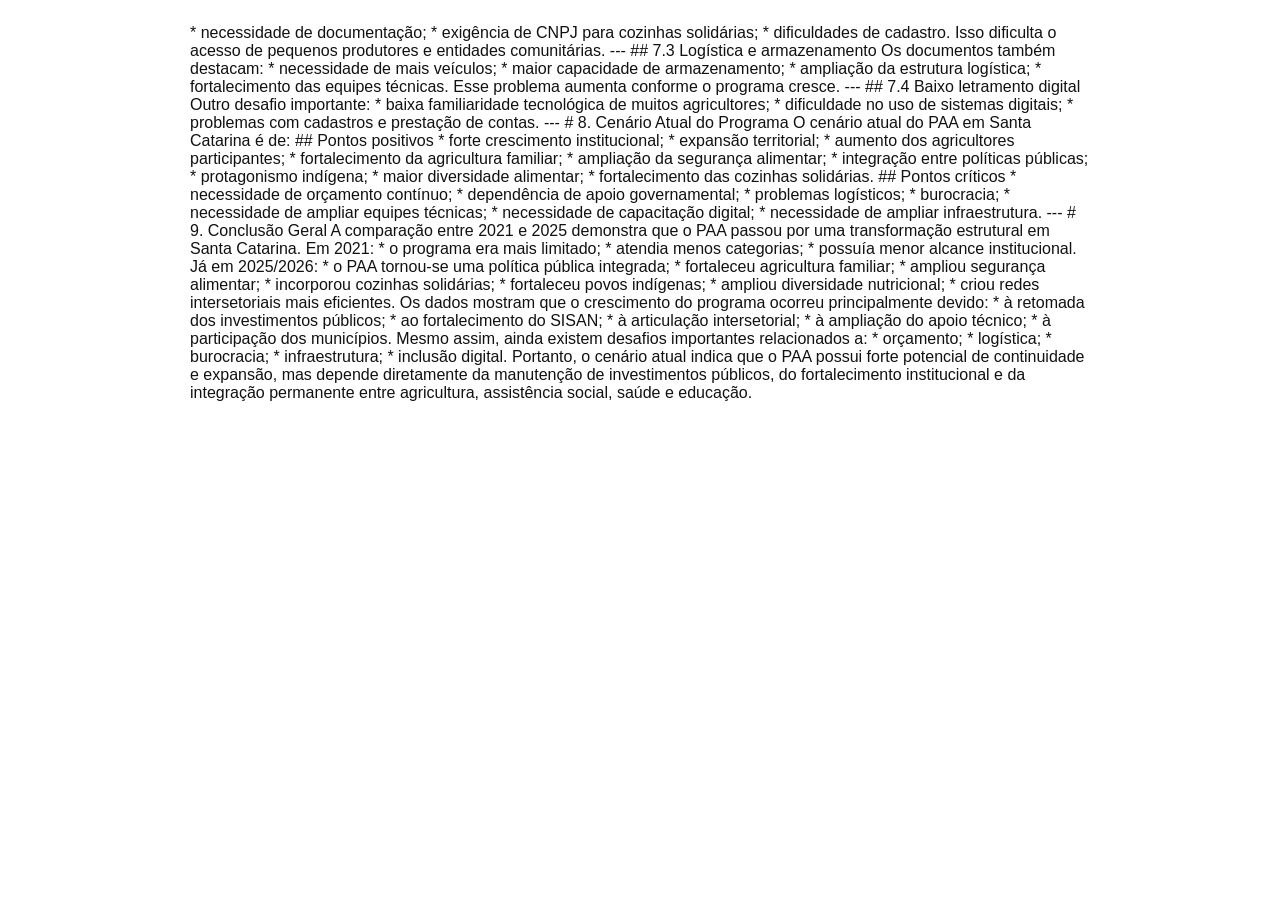
<file: relatorio_analise_paa_simple.html>
* necessidade de documentação;
* exigência de CNPJ para cozinhas solidárias;
* dificuldades de cadastro.

Isso dificulta o acesso de pequenos produtores e entidades comunitárias.

---

## 7.3 Logística e armazenamento

Os documentos também destacam:

* necessidade de mais veículos;
* maior capacidade de armazenamento;
* ampliação da estrutura logística;
* fortalecimento das equipes técnicas.

Esse problema aumenta conforme o programa cresce.

---

## 7.4 Baixo letramento digital

Outro desafio importante:

* baixa familiaridade tecnológica de muitos agricultores;
* dificuldade no uso de sistemas digitais;
* problemas com cadastros e prestação de contas.

---

# 8. Cenário Atual do Programa

O cenário atual do PAA em Santa Catarina é de:

## Pontos positivos

* forte crescimento institucional;
* expansão territorial;
* aumento dos agricultores participantes;
* fortalecimento da agricultura familiar;
* ampliação da segurança alimentar;
* integração entre políticas públicas;
* protagonismo indígena;
* maior diversidade alimentar;
* fortalecimento das cozinhas solidárias.

## Pontos críticos

* necessidade de orçamento contínuo;
* dependência de apoio governamental;
* problemas logísticos;
* burocracia;
* necessidade de ampliar equipes técnicas;
* necessidade de capacitação digital;
* necessidade de ampliar infraestrutura.

---

# 9. Conclusão Geral

A comparação entre 2021 e 2025 demonstra que o PAA passou por uma transformação estrutural em Santa Catarina.

Em 2021:

* o programa era mais limitado;
* atendia menos categorias;
* possuía menor alcance institucional.

Já em 2025/2026:

* o PAA tornou-se uma política pública integrada;
* fortaleceu agricultura familiar;
* ampliou segurança alimentar;
* incorporou cozinhas solidárias;
* fortaleceu povos indígenas;
* ampliou diversidade nutricional;
* criou redes intersetoriais mais eficientes.

Os dados mostram que o crescimento do programa ocorreu principalmente devido:

* à retomada dos investimentos públicos;
* ao fortalecimento do SISAN;
* à articulação intersetorial;
* à ampliação do apoio técnico;
* à participação dos municípios.

Mesmo assim, ainda existem desafios importantes relacionados a:

* orçamento;
* logística;
* burocracia;
* infraestrutura;
* inclusão digital.

Portanto, o cenário atual indica que o PAA possui forte potencial de continuidade e expansão, mas depende diretamente da manutenção de investimentos públicos, do fortalecimento institucional e da integração permanente entre agricultura, assistência social, saúde e educação.
  </script>
<!doctype html>
<html lang="pt-br">
<head>
  <meta charset="utf-8">
  <meta name="viewport" content="width=device-width,initial-scale=1">
  <title>Relatório PAA — Santa Catarina (texto)</title>
  <style>
    body{font-family:Arial,Helvetica,sans-serif;max-width:900px;margin:24px auto;color:#111}
    pre{white-space:pre-wrap}
  </style>
</head>
<body>
  <main>
    <div id="content"></div>
  </main>
  <script id="md" type="text/markdown">
# Análise de Dados do PAA em Santa Catarina (2021–2025/2026)

A análise dos dados do Programa de Aquisição de Alimentos (PAA) em Santa Catarina demonstra uma transformação importante na estrutura de execução, no alcance social e na integração entre agricultura familiar, assistência social e segurança alimentar. Os documentos analisados mostram que o programa evoluiu de uma atuação mais limitada em 2021 para uma política pública mais estruturada, intersetorial e territorializada em 2025/2026.

---

# 1. Contexto Geral do PAA em Santa Catarina

O Programa de Aquisição de Alimentos (PAA) tem como objetivo:

* fortalecer a agricultura familiar;
* garantir renda aos pequenos produtores;
* combater a insegurança alimentar;
* ampliar o acesso a alimentos saudáveis;
* abastecer entidades socioassistenciais;
* integrar políticas públicas de assistência, saúde e nutrição.

Os documentos mostram que o PAA em Santa Catarina cresceu significativamente após a retomada e ampliação das políticas públicas federais de segurança alimentar entre 2023 e 2025.

Segundo os dados estaduais:

* 130 municípios foram habilitados ao PAA em SC pela Portaria nº 120/2023;
* 1.310 agricultores familiares participaram do programa;
* 414 unidades recebedoras foram cadastradas;
* mais de 1 milhão de kg de alimentos foram adquiridos.

Isso demonstra um forte crescimento da política pública no estado.
---

# 1. Introdução

## 1.1 Sumário Executivo

Este relatório apresenta uma análise detalhada do Programa de Aquisição de Alimentos (PAA) no estado de Santa Catarina, comparando os anos de 2021 e 2025/2026. O estudo teve como foco compreender a evolução estrutural do programa, identificar melhorias, desafios operacionais e impactos sociais relacionados à segurança alimentar e ao fortalecimento da agricultura familiar.

Os dados demonstram que o PAA passou por um processo significativo de expansão e fortalecimento institucional após 2023, ampliando o número de municípios participantes, agricultores familiares cadastrados, unidades recebedoras e diversidade de alimentos distribuídos.

Além disso, observou-se maior integração entre assistência social, saúde, agricultura, educação e nutrição, transformando o programa em uma política pública estruturante de combate à insegurança alimentar.

---

## 1.2 Descrição do Programa

O Programa de Aquisição de Alimentos (PAA) é uma política pública federal vinculada ao Ministério do Desenvolvimento e Assistência Social, Família e Combate à Fome (MDS).

---

# 2. Comparação dos Destinatários do PAA – 2021 x 2025

## Análise do gráfico de 2021

O gráfico de 2021 apresenta apenas 3 categorias de destinatários:

* Entidades beneficentes de saúde (CEBAS);
* Entidades de atendimento a crianças e adolescentes;
* Rede socioassistencial (CRAS/CREAS/Centros Pop).

Cada categoria representa aproximadamente 33,3% do total.

### Interpretação

Em 2021 o programa possuía:

* menor diversificação das unidades recebedoras;
* estrutura mais simples;
* menor integração entre setores públicos;
* menor capacidade operacional;
* foco concentrado na assistência social básica.

Isso indica que o PAA ainda estava em uma fase inicial de reorganização após períodos de redução orçamentária e enfraquecimento das políticas de segurança alimentar ocorridos nacionalmente nos anos anteriores.

---

## Análise do gráfico de 2025

Já em 2025 existe uma grande ampliação das categorias atendidas.

O maior grupo passou a ser:

* Entidades e organizações de assistência social (48,7%).

Além disso aparecem novas categorias:

* equipamentos de alimentação e nutrição;
* programas de cozinha solidária;
* rede pública de educação;
* serviços públicos de saúde;
* serviços de acolhimento;
* entidades beneficentes de saúde;
* CRAS/CREAS/Centros Pop.

### O que isso demonstra?

O programa deixou de ser apenas distributivo e passou a funcionar como:

* política estruturante de segurança alimentar;
* rede integrada entre assistência, saúde e educação;
* política de fortalecimento territorial;
* mecanismo permanente de abastecimento social.

Isso representa um amadurecimento institucional do PAA.

---

# 3. O que causou essa evolução entre 2021 e 2025?

## 3.1 Retomada dos investimentos federais

Os documentos mostram que houve ampliação significativa dos investimentos federais no PAA após 2023.

O governo federal voltou a priorizar:

* segurança alimentar;
* combate à fome;
* agricultura familiar;
* fortalecimento do SISAN;
* integração com cozinhas solidárias.

Além disso:

* cerca de 365 mil toneladas de alimentos foram doadas nacionalmente;
* mais de 18 mil organizações recebedoras participaram.

---

## 3.2 Expansão do SISAN e da articulação intersetorial

Os municípios passaram a estruturar:

* CONSEA;
* CAISAN;
* equipes intersetoriais;
* integração entre assistência social, saúde e agricultura.

O caso de Ipuaçu mostra claramente essa evolução:

* adesão ao SISAN em 2024;
* criação do CONSEA;
* fortalecimento da CAISAN;
* atuação integrada entre CRAS, saúde, agricultura e nutrição.

---

## 3.3 Crescimento da agricultura familiar

O programa também se fortaleceu porque houve:

* ampliação dos agricultores cadastrados;
* aumento da diversidade de alimentos;
* melhoria da logística;
* incentivo econômico aos produtores.

Em Ipuaçu:

* o programa começou em 2021 com apenas 8 agricultores;
* em 2026 já eram 78 agricultores cadastrados.

Isso representa um crescimento extremamente relevante.

---

# 4. Principais Melhorias Observadas

## 4.1 Aumento da diversidade alimentar

Os dados de Itajaí mostram crescimento da variedade de alimentos:

* frutas;
* verduras;
* legumes;
* proteínas;
* alimentos orgânicos;
* panificados;
* polpas;
* biomassa de banana verde.

Além disso:

* 14,86% dos alimentos do PAA indígena eram orgânicos.

Isso demonstra melhora nutricional da alimentação fornecida.

---

## 4.2 Fortalecimento das populações indígenas

O PAA indígena tornou-se um dos grandes avanços observados.

Os documentos mostram:

* inclusão de agricultores indígenas;
* fortalecimento da agricultura indígena;
* redução parcial da dependência de cestas básicas;
* protagonismo das famílias indígenas;
* geração de renda local.

Em Itajaí:

* houve busca ativa de indígenas;
* inclusão no CadÚnico;
* articulação com lideranças indígenas e FUNAI.

---

# 5. Papel da Nutrição e da Educação Alimentar

Os documentos destacam o fortalecimento da atuação do nutricionista.

As ações incluíram:

* orientação nutricional;
* educação alimentar;
* oficinas culinárias;
* rodas de conversa;
* materiais educativos;
* controle de qualidade dos alimentos.

Isso mostra que o PAA deixou de ser apenas distribuição de alimentos e passou a promover:

* alimentação saudável;
* conscientização alimentar;
* prevenção da insegurança nutricional.

---

# 6. Crescimento das Cozinhas Solidárias

Outro ponto importante foi a integração com o Programa Cozinha Solidária.

As cozinhas solidárias:

* atendem populações vulneráveis;
* oferecem refeições gratuitas;
* funcionam como tecnologia social de combate à fome.

O PAA passou a abastecer essas cozinhas com alimentos da agricultura familiar.

Isso aumentou:

* o alcance do programa;
* a eficiência da distribuição;
* o impacto social.

---

# 7. Problemas e Desafios que Ainda Precisam Ser Corrigidos

Apesar dos avanços, os documentos mostram diversos problemas persistentes.

## 7.1 Limitações orçamentárias

O principal desafio citado é:

* limite orçamentário.

Mesmo com expansão recente, ainda existem dificuldades para:

* ampliar cobertura;
* manter regularidade;
* expandir municípios atendidos.

---

## 7.2 Burocracia

Outro problema recorrente:

* excesso de burocracia;

  <script src="https://cdn.jsdelivr.net/npm/marked/marked.min.js"></script>
  <script>
    // carregar markdown direto do arquivo .md via fetch se rodar em servidor.
    const mdText = `
` + document.getElementById('md').textContent + `\n`;
    document.getElementById('content').innerHTML = marked.parse(mdText);
  </script>
</body>
</html>
</file>
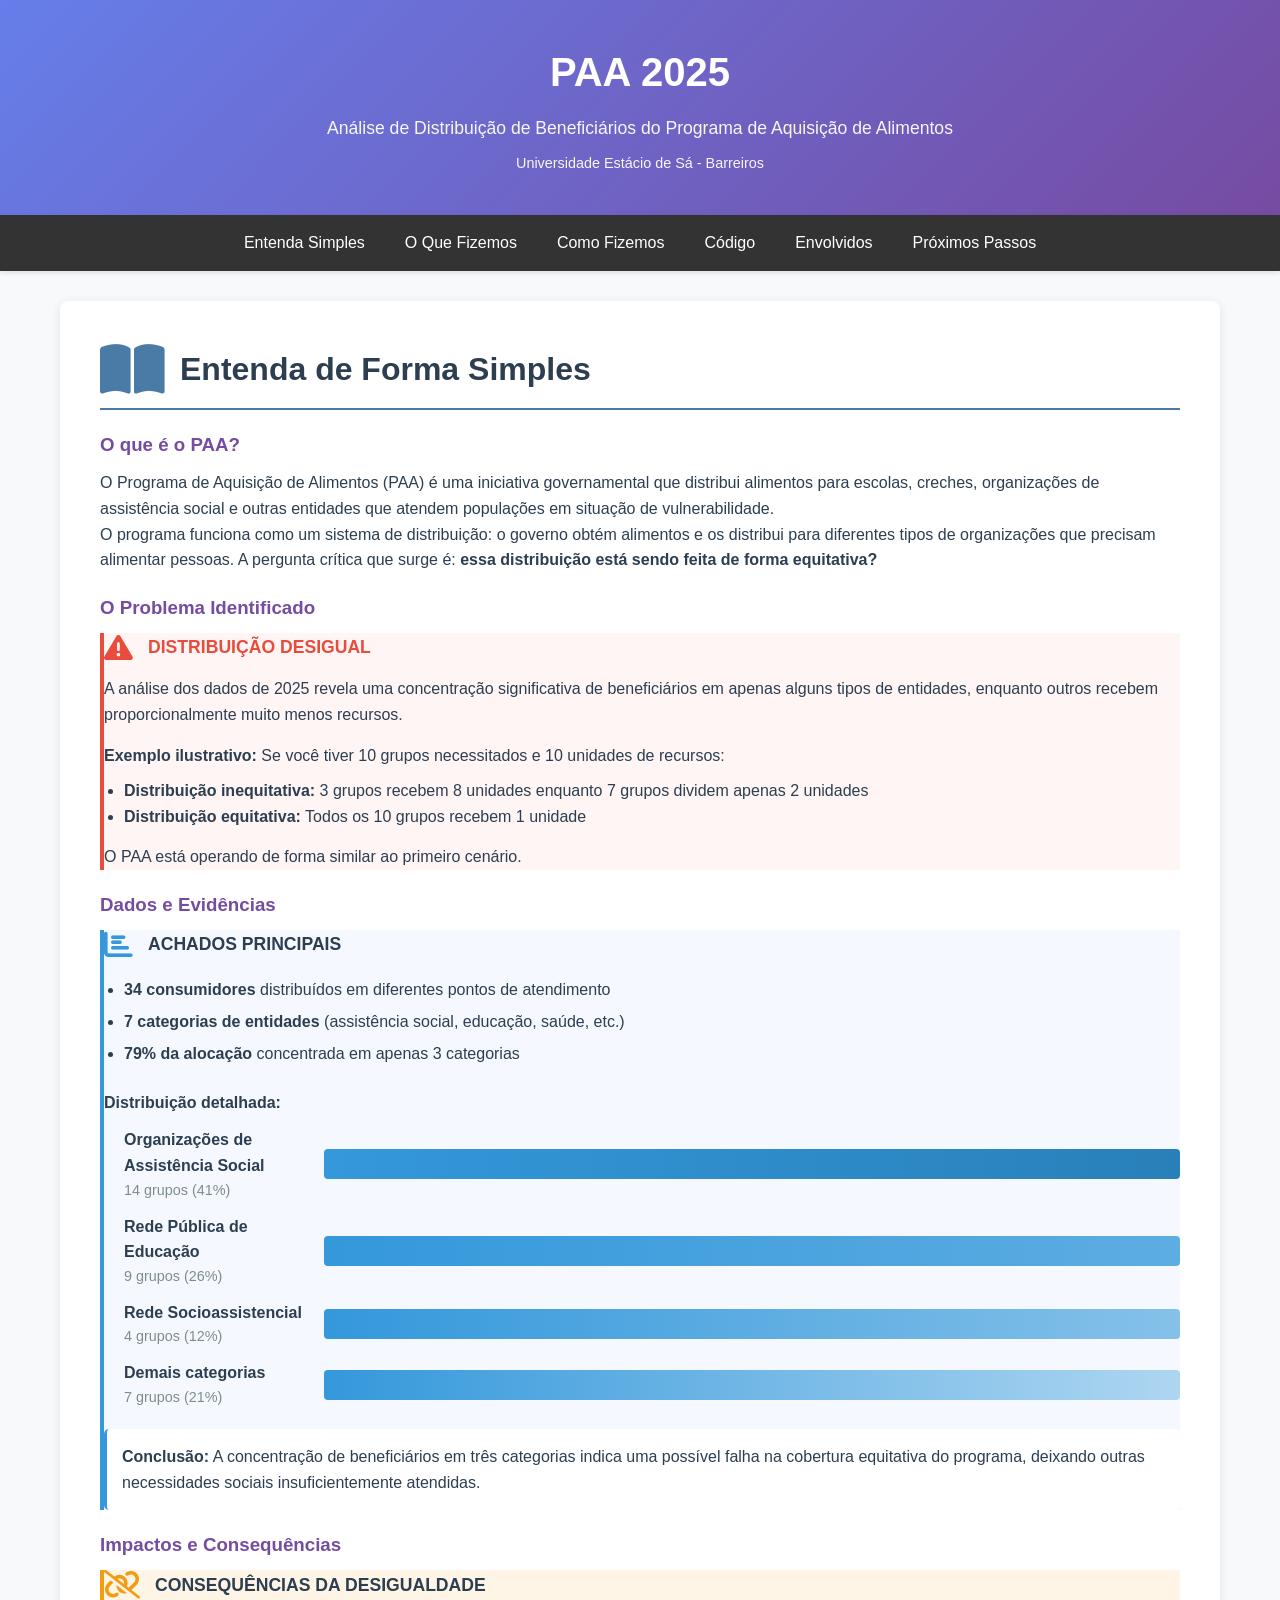
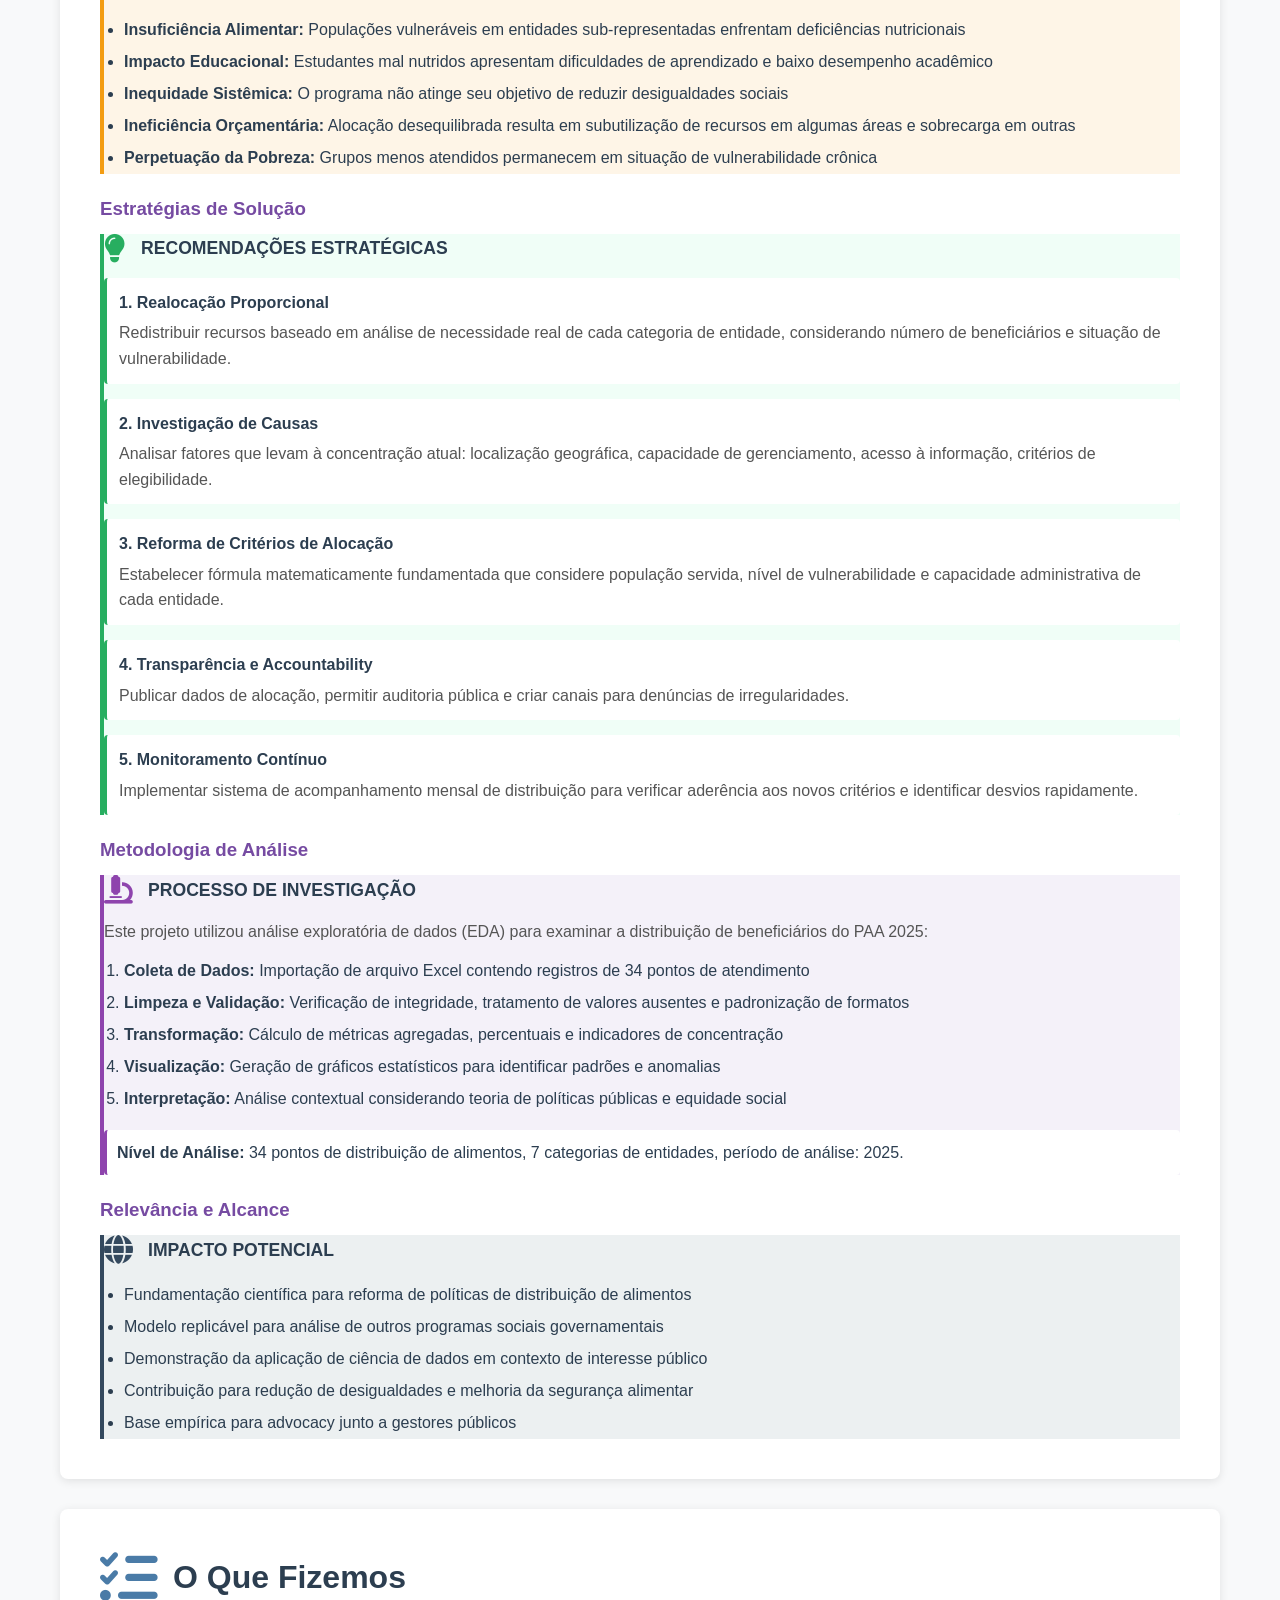
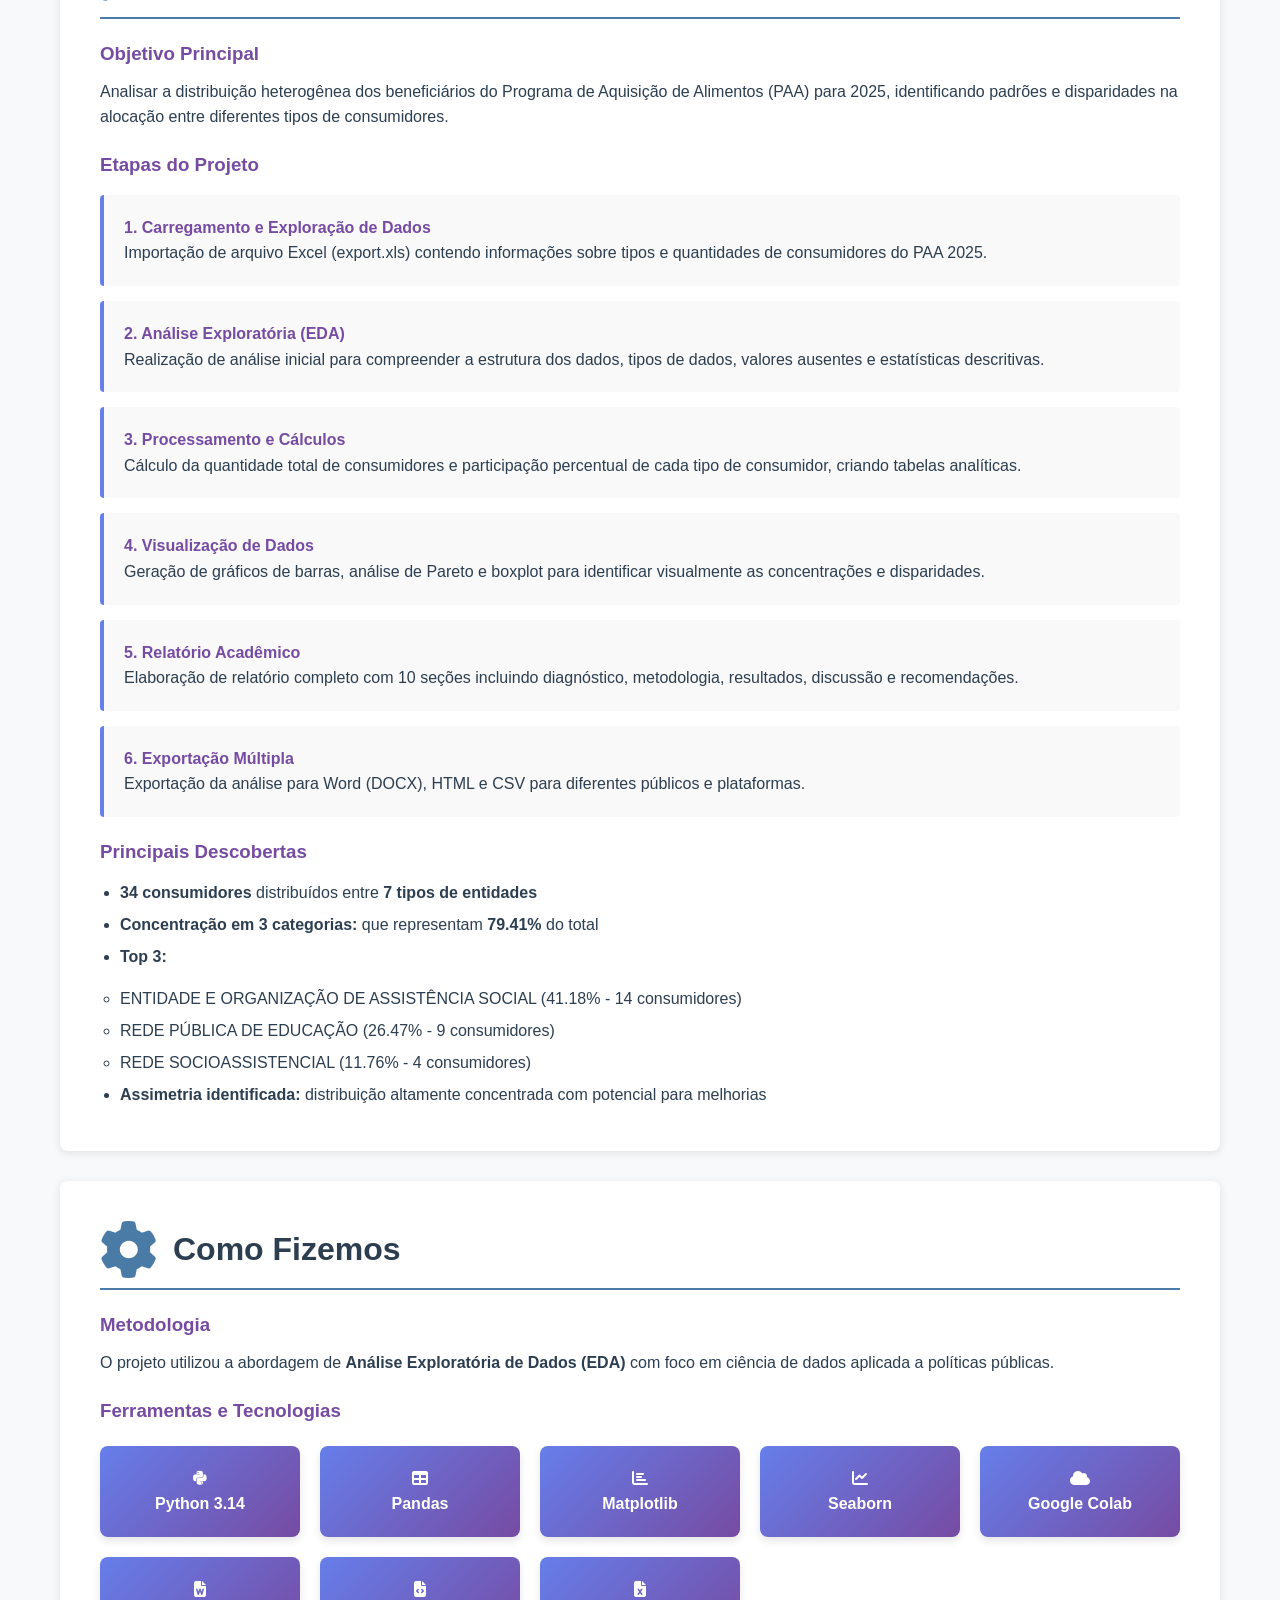
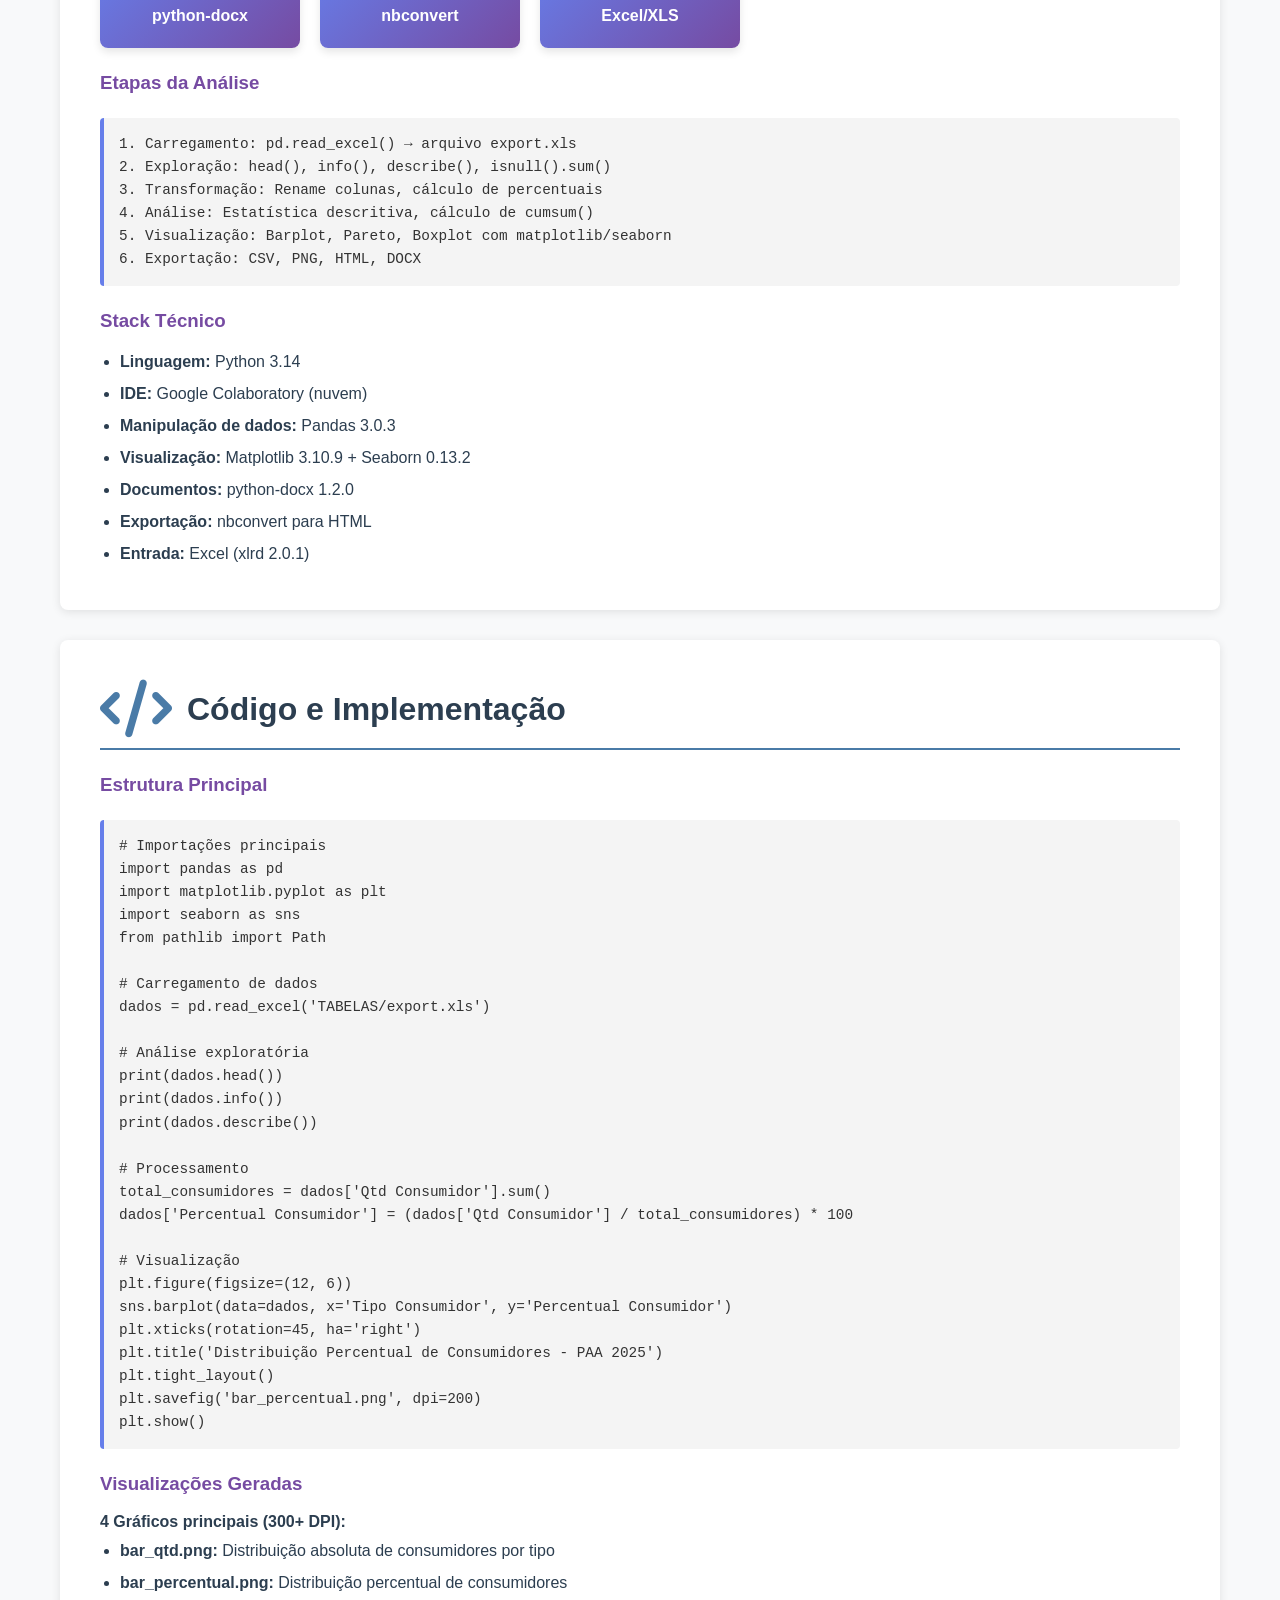
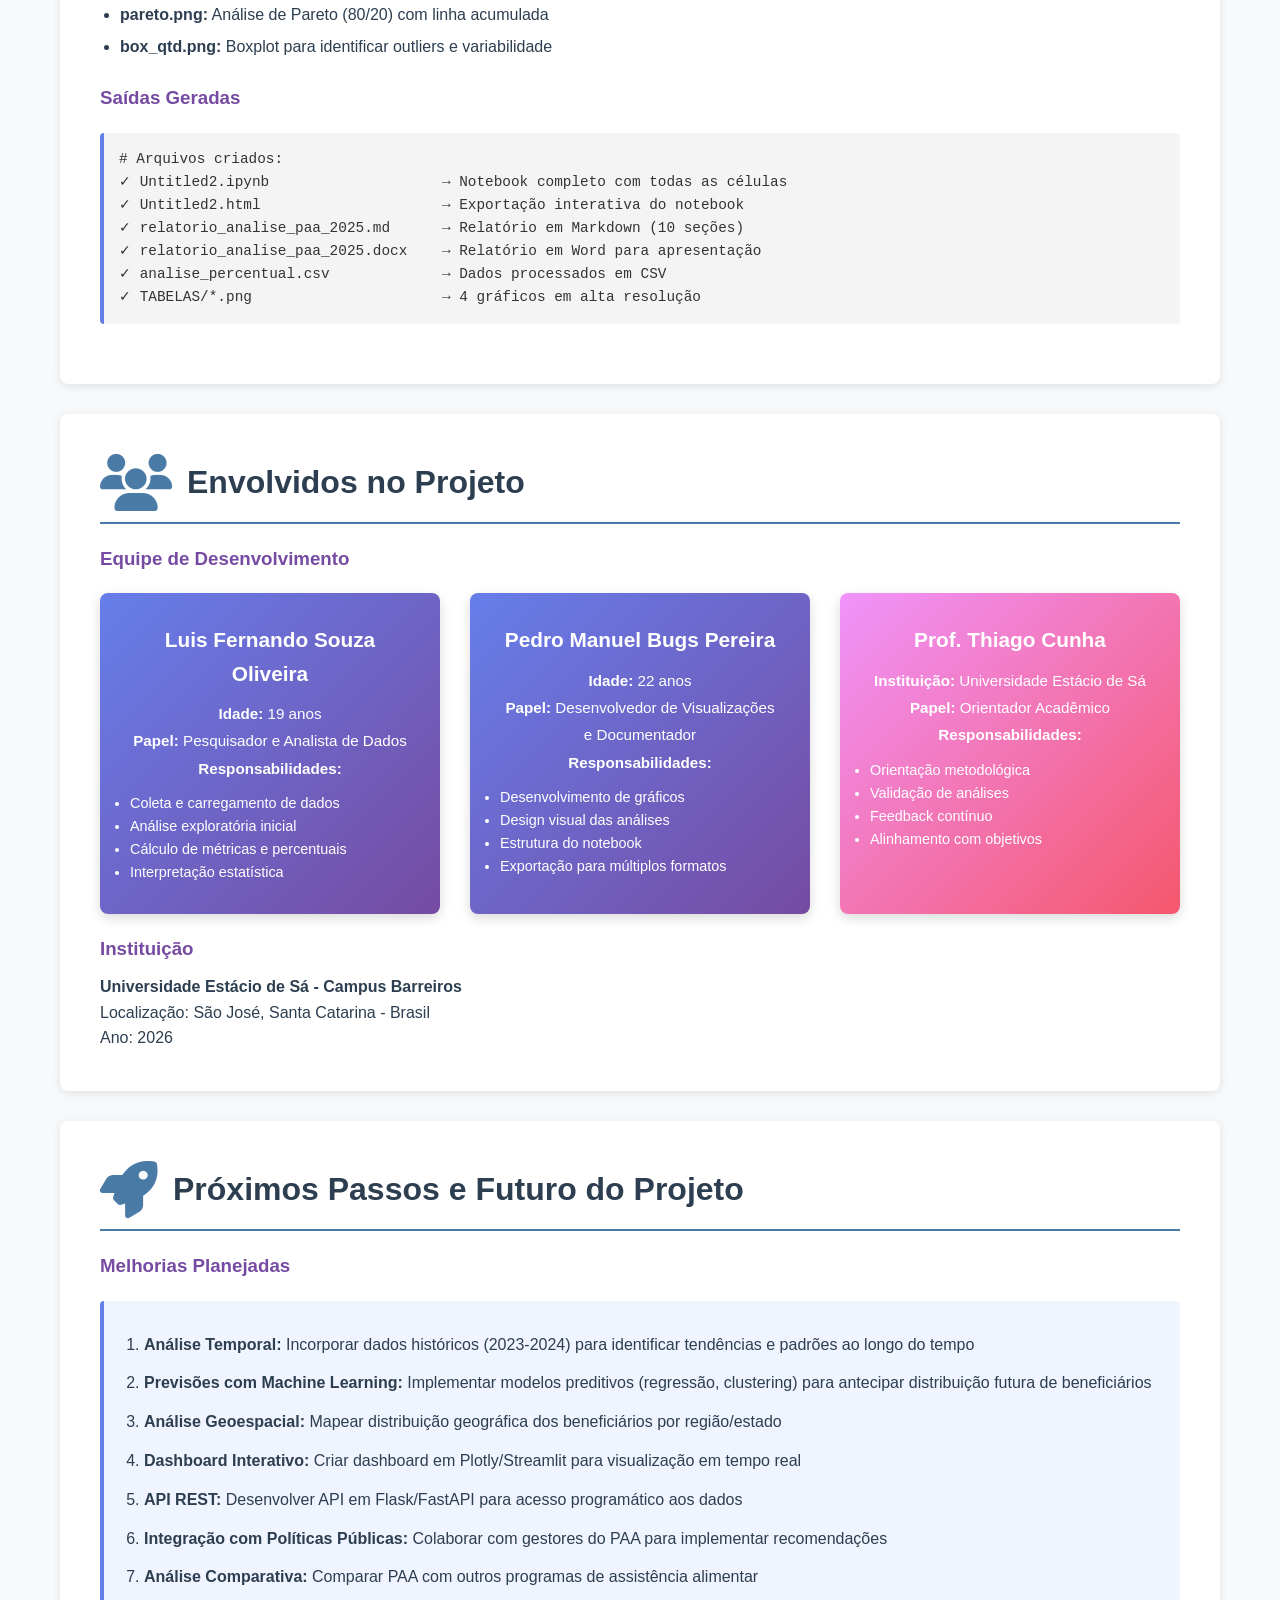
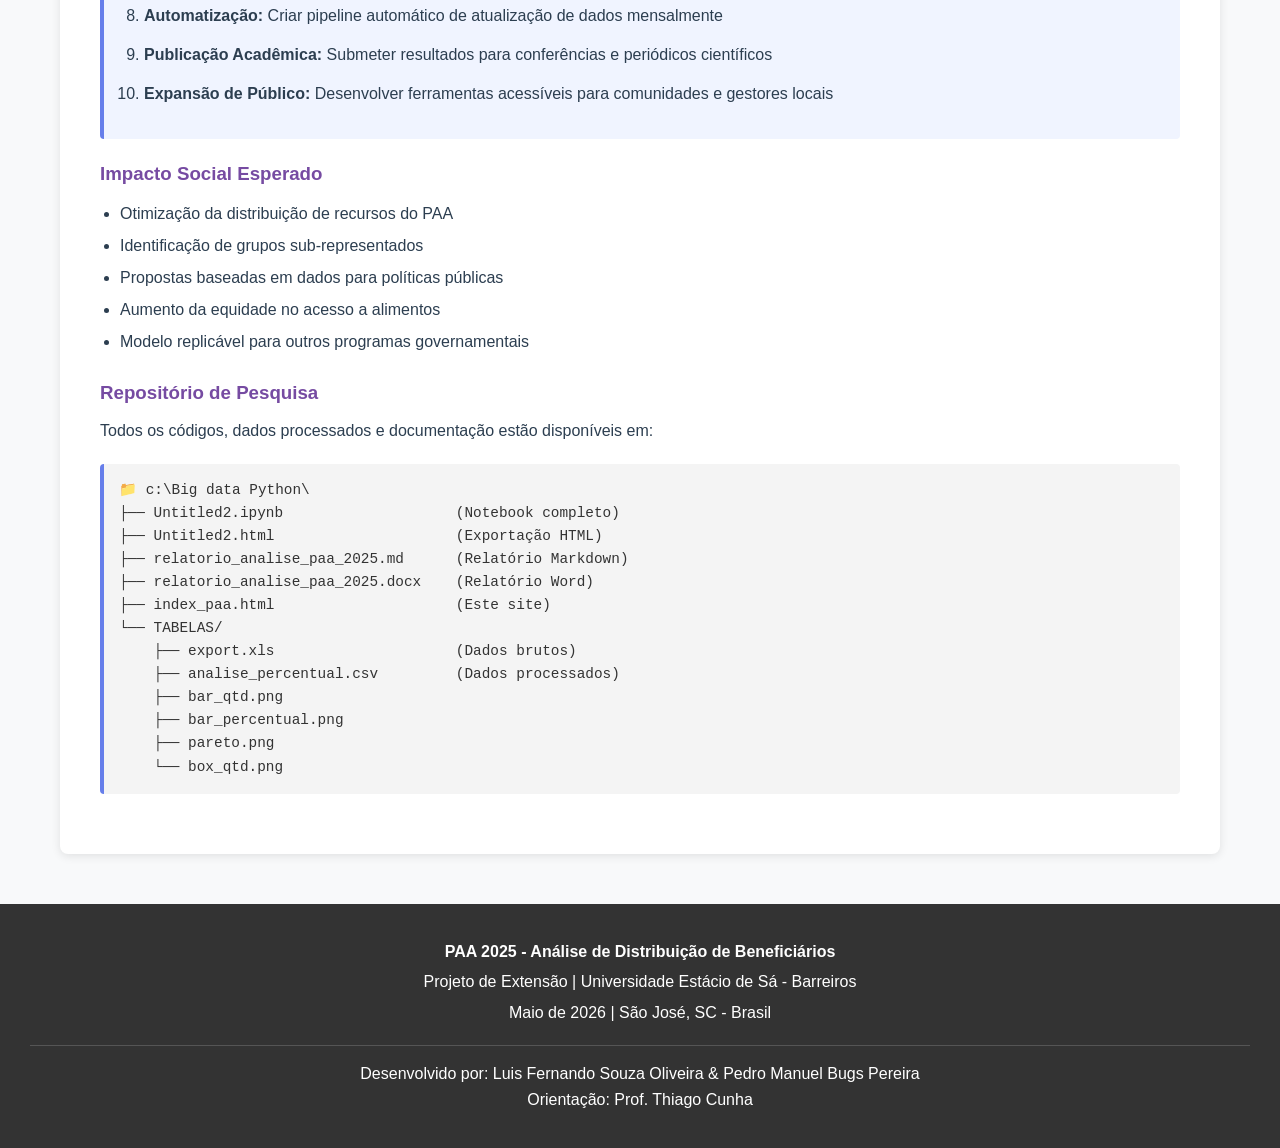
<file: Big data Python/index_paa.html>
<!DOCTYPE html>
<html lang="pt-BR">
<head>
    <meta charset="UTF-8">
    <meta name="viewport" content="width=device-width, initial-scale=1.0">
    <title>PAA 2025 - Análise de Distribuição de Beneficiários</title>
    <link rel="stylesheet" href="https://cdnjs.cloudflare.com/ajax/libs/font-awesome/6.4.0/css/all.min.css">
    <style>
        * {
            margin: 0;
            padding: 0;
            box-sizing: border-box;
        }

        body {
            font-family: 'Inter', 'Segoe UI', Tahoma, Geneva, Verdana, sans-serif;
            line-height: 1.6;
            color: #2c3e50;
            background-color: #f8f9fa;
        }

        /* HEADER */
        header {
            background: linear-gradient(135deg, #667eea 0%, #764ba2 100%);
            color: white;
            padding: 40px 0;
            text-align: center;
            box-shadow: 0 2px 10px rgba(0,0,0,0.1);
        }

        header h1 {
            font-size: 2.5em;
            margin-bottom: 10px;
        }

        header p {
            font-size: 1.1em;
            opacity: 0.95;
        }

        /* NAVBAR */
        nav {
            background-color: #333;
            padding: 0;
            position: sticky;
            top: 0;
            z-index: 1000;
            box-shadow: 0 2px 5px rgba(0,0,0,0.1);
        }

        nav ul {
            list-style: none;
            display: flex;
            justify-content: center;
            flex-wrap: wrap;
        }

        nav ul li {
            margin: 0;
        }

        nav ul li a {
            display: block;
            color: white;
            text-decoration: none;
            padding: 15px 20px;
            transition: background-color 0.3s;
            font-weight: 500;
        }

        nav ul li a:hover {
            background-color: #667eea;
        }

        /* CONTAINER */
        .container {
            max-width: 1200px;
            margin: 0 auto;
            padding: 0 20px;
        }

        /* SEÇÕES */
        section {
            background: white;
            margin: 30px 0;
            padding: 40px;
            border-radius: 8px;
            box-shadow: 0 2px 10px rgba(0,0,0,0.1);
        }

        section h2 {
            color: #2c3e50;
            margin-bottom: 20px;
            font-size: 2em;
            border-bottom: 2px solid #4a7ba7;
            padding-bottom: 10px;
            display: flex;
            align-items: center;
            gap: 15px;
        }

        section h2 i {
            color: #4a7ba7;
            font-size: 1.8em;
        }

        section h3 {
            color: #764ba2;
            margin-top: 20px;
            margin-bottom: 10px;
        }

        /* O QUE FIZEMOS */
        #oQueFizemos .card {
            background: #f9f9f9;
            border-left: 4px solid #667eea;
            padding: 20px;
            margin: 15px 0;
            border-radius: 4px;
        }

        #oQueFizemos .card strong {
            color: #764ba2;
        }

        /* COMO FIZEMOS */
        .tech-stack {
            display: grid;
            grid-template-columns: repeat(auto-fit, minmax(200px, 1fr));
            gap: 20px;
            margin: 20px 0;
        }

        .tech-item {
            background: linear-gradient(135deg, #667eea 0%, #764ba2 100%);
            color: white;
            padding: 20px;
            border-radius: 8px;
            text-align: center;
            font-weight: bold;
            box-shadow: 0 4px 8px rgba(0,0,0,0.1);
        }

        .tech-item:hover {
            transform: translateY(-5px);
            box-shadow: 0 6px 12px rgba(0,0,0,0.15);
            transition: all 0.3s;
        }

        /* CÓDIGO */
        .code-section {
            text-align: center;
        }

        .code-image {
            max-width: 100%;
            height: auto;
            border-radius: 8px;
            margin: 20px 0;
            box-shadow: 0 4px 12px rgba(0,0,0,0.15);
        }

        pre {
            background: #f4f4f4;
            border-left: 4px solid #667eea;
            padding: 15px;
            overflow-x: auto;
            border-radius: 4px;
            font-size: 0.9em;
            margin: 20px 0;
        }

        code {
            font-family: 'Courier New', monospace;
            color: #333;
        }

        /* ENVOLVIDOS */
        .team-grid {
            display: grid;
            grid-template-columns: repeat(auto-fit, minmax(250px, 1fr));
            gap: 30px;
            margin: 20px 0;
        }

        .team-member {
            background: linear-gradient(135deg, #667eea 0%, #764ba2 100%);
            color: white;
            padding: 30px;
            border-radius: 8px;
            text-align: center;
            box-shadow: 0 4px 12px rgba(0,0,0,0.15);
        }

        .team-member h4 {
            font-size: 1.3em;
            margin-bottom: 10px;
        }

        .team-member p {
            font-size: 0.95em;
            line-height: 1.8;
        }

        .professor {
            background: linear-gradient(135deg, #f093fb 0%, #f5576c 100%);
        }

        /* PRÓXIMOS PASSOS */
        .future-plans {
            background: #f0f4ff;
            border-left: 4px solid #667eea;
            padding: 20px;
            margin: 20px 0;
            border-radius: 4px;
        }

        .future-plans ol {
            margin-left: 20px;
        }

        .future-plans li {
            margin: 10px 0;
            line-height: 1.8;
        }

        /* RODAPÉ */
        footer {
            background: #333;
            color: white;
            text-align: center;
            padding: 30px;
            margin-top: 50px;
        }

        footer p {
            margin: 5px 0;
        }

        /* RESPONSIVO */
        @media (max-width: 768px) {
            header h1 {
                font-size: 1.8em;
            }

            nav ul {
                flex-direction: column;
            }

            nav ul li a {
                padding: 10px 15px;
                font-size: 0.9em;
            }

            section {
                padding: 20px;
            }

            section h2 {
                font-size: 1.5em;
            }

            .tech-stack {
                grid-template-columns: 1fr;
            }

            .team-grid {
                grid-template-columns: 1fr;
            }
        }
    </style>
</head>
<body>
    <!-- HEADER -->
    <header>
        <div class="container">
            <h1>PAA 2025</h1>
            <p>Análise de Distribuição de Beneficiários do Programa de Aquisição de Alimentos</p>
            <p style="font-size: 0.9em; margin-top: 10px;">Universidade Estácio de Sá - Barreiros</p>
        </div>
    </header>

    <!-- NAVBAR -->
    <nav>
        <ul>
            <li><a href="#entendaSimples">Entenda Simples</a></li>
            <li><a href="#oQueFizemos">O Que Fizemos</a></li>
            <li><a href="#comoFizemos">Como Fizemos</a></li>
            <li><a href="#codigo">Código</a></li>
            <li><a href="#envolvidos">Envolvidos</a></li>
            <li><a href="#proximosPassos">Próximos Passos</a></li>
        </ul>
    </nav>

    <!-- CONTEÚDO -->
    <div class="container">
        <!-- SEÇÃO 0: ENTENDA SIMPLES -->
        <section id="entendaSimples">
            <h2><i class="fas fa-book-open"></i> Entenda de Forma Simples</h2>
            
            <h3>O que é o PAA?</h3>
            <p>O Programa de Aquisição de Alimentos (PAA) é uma iniciativa governamental que distribui alimentos para escolas, creches, organizações de assistência social e outras entidades que atendem populações em situação de vulnerabilidade.</p>
            
            <p>O programa funciona como um sistema de distribuição: o governo obtém alimentos e os distribui para diferentes tipos de organizações que precisam alimentar pessoas. A pergunta crítica que surge é: <strong>essa distribuição está sendo feita de forma equitativa?</strong></p>

            <h3>O Problema Identificado</h3>
            <div class="card" style="background: #fff5f5; border-left: 4px solid #e74c3c;">
                <div style="display: flex; align-items: center; gap: 15px; margin-bottom: 15px;">
                    <i class="fas fa-exclamation-triangle" style="font-size: 1.8em; color: #e74c3c;"></i>
                    <strong style="font-size: 1.1em; color: #e74c3c;">DISTRIBUIÇÃO DESIGUAL</strong>
                </div>
                <p>A análise dos dados de 2025 revela uma concentração significativa de beneficiários em apenas alguns tipos de entidades, enquanto outros recebem proporcionalmente muito menos recursos.</p>
                
                <p style="margin-top: 15px;"><strong>Exemplo ilustrativo:</strong> Se você tiver 10 grupos necessitados e 10 unidades de recursos:</p>
                <ul style="margin-left: 20px; margin-top: 10px;">
                    <li><strong>Distribuição inequitativa:</strong> 3 grupos recebem 8 unidades enquanto 7 grupos dividem apenas 2 unidades</li>
                    <li><strong>Distribuição equitativa:</strong> Todos os 10 grupos recebem 1 unidade</li>
                </ul>
                <p style="margin-top: 15px;">O PAA está operando de forma similar ao primeiro cenário.</p>
            </div>

            <h3>Dados e Evidências</h3>
            <div class="card" style="background: #f5f9ff; border-left: 4px solid #3498db;">
                <div style="display: flex; align-items: center; gap: 15px; margin-bottom: 15px;">
                    <i class="fas fa-chart-bar" style="font-size: 1.8em; color: #3498db;"></i>
                    <strong style="font-size: 1.1em;">ACHADOS PRINCIPAIS</strong>
                </div>
                <ul style="margin-left: 20px; margin-top: 10px; line-height: 2;">
                    <li><strong>34 consumidores</strong> distribuídos em diferentes pontos de atendimento</li>
                    <li><strong>7 categorias de entidades</strong> (assistência social, educação, saúde, etc.)</li>
                    <li><strong>79% da alocação</strong> concentrada em apenas 3 categorias</li>
                </ul>

                <p style="margin-top: 20px;"><strong>Distribuição detalhada:</strong></p>
                <div style="margin-left: 20px; margin-top: 10px;">
                    <div style="display: flex; align-items: center; margin: 12px 0;">
                        <div style="width: 200px;">
                            <strong>Organizações de Assistência Social</strong>
                            <div style="font-size: 0.9em; color: #7f8c8d;">14 grupos (41%)</div>
                        </div>
                        <div style="flex: 1; height: 30px; background: linear-gradient(to right, #3498db, #2980b9); border-radius: 4px;"></div>
                    </div>
                    <div style="display: flex; align-items: center; margin: 12px 0;">
                        <div style="width: 200px;">
                            <strong>Rede Pública de Educação</strong>
                            <div style="font-size: 0.9em; color: #7f8c8d;">9 grupos (26%)</div>
                        </div>
                        <div style="flex: 1; height: 30px; background: linear-gradient(to right, #3498db, #5dade2); border-radius: 4px;"></div>
                    </div>
                    <div style="display: flex; align-items: center; margin: 12px 0;">
                        <div style="width: 200px;">
                            <strong>Rede Socioassistencial</strong>
                            <div style="font-size: 0.9em; color: #7f8c8d;">4 grupos (12%)</div>
                        </div>
                        <div style="flex: 1; height: 30px; background: linear-gradient(to right, #3498db, #85c1e9); border-radius: 4px;"></div>
                    </div>
                    <div style="display: flex; align-items: center; margin: 12px 0;">
                        <div style="width: 200px;">
                            <strong>Demais categorias</strong>
                            <div style="font-size: 0.9em; color: #7f8c8d;">7 grupos (21%)</div>
                        </div>
                        <div style="flex: 1; height: 30px; background: linear-gradient(to right, #3498db, #aed6f1); border-radius: 4px;"></div>
                    </div>
                </div>

                <p style="margin-top: 20px; padding: 15px; background: white; border-radius: 5px; border-left: 3px solid #3498db;">
                    <strong>Conclusão:</strong> A concentração de beneficiários em três categorias indica uma possível falha na cobertura equitativa do programa, deixando outras necessidades sociais insuficientemente atendidas.
                </p>
            </div>

            <h3>Impactos e Consequências</h3>
            <div class="card" style="background: #fef5e7; border-left: 4px solid #f39c12;">
                <div style="display: flex; align-items: center; gap: 15px; margin-bottom: 15px;">
                    <i class="fas fa-chain-broken" style="font-size: 1.8em; color: #f39c12;"></i>
                    <strong style="font-size: 1.1em;">CONSEQUÊNCIAS DA DESIGUALDADE</strong>
                </div>
                <ul style="margin-left: 20px; line-height: 2;">
                    <li><strong>Insuficiência Alimentar:</strong> Populações vulneráveis em entidades sub-representadas enfrentam deficiências nutricionais</li>
                    <li><strong>Impacto Educacional:</strong> Estudantes mal nutridos apresentam dificuldades de aprendizado e baixo desempenho acadêmico</li>
                    <li><strong>Inequidade Sistêmica:</strong> O programa não atinge seu objetivo de reduzir desigualdades sociais</li>
                    <li><strong>Ineficiência Orçamentária:</strong> Alocação desequilibrada resulta em subutilização de recursos em algumas áreas e sobrecarga em outras</li>
                    <li><strong>Perpetuação da Pobreza:</strong> Grupos menos atendidos permanecem em situação de vulnerabilidade crônica</li>
                </ul>
            </div>

            <h3>Estratégias de Solução</h3>
            <div class="card" style="background: #f0fef7; border-left: 4px solid #27ae60;">
                <div style="display: flex; align-items: center; gap: 15px; margin-bottom: 15px;">
                    <i class="fas fa-lightbulb" style="font-size: 1.8em; color: #27ae60;"></i>
                    <strong style="font-size: 1.1em;">RECOMENDAÇÕES ESTRATÉGICAS</strong>
                </div>
                
                <div style="margin-top: 15px;">
                    <div style="margin: 15px 0; padding: 12px; background: white; border-radius: 4px; border-left: 3px solid #27ae60;">
                        <strong>1. Realocação Proporcional</strong>
                        <p style="margin-top: 5px; color: #555;">Redistribuir recursos baseado em análise de necessidade real de cada categoria de entidade, considerando número de beneficiários e situação de vulnerabilidade.</p>
                    </div>

                    <div style="margin: 15px 0; padding: 12px; background: white; border-radius: 4px; border-left: 3px solid #27ae60;">
                        <strong>2. Investigação de Causas</strong>
                        <p style="margin-top: 5px; color: #555;">Analisar fatores que levam à concentração atual: localização geográfica, capacidade de gerenciamento, acesso à informação, critérios de elegibilidade.</p>
                    </div>

                    <div style="margin: 15px 0; padding: 12px; background: white; border-radius: 4px; border-left: 3px solid #27ae60;">
                        <strong>3. Reforma de Critérios de Alocação</strong>
                        <p style="margin-top: 5px; color: #555;">Estabelecer fórmula matematicamente fundamentada que considere população servida, nível de vulnerabilidade e capacidade administrativa de cada entidade.</p>
                    </div>

                    <div style="margin: 15px 0; padding: 12px; background: white; border-radius: 4px; border-left: 3px solid #27ae60;">
                        <strong>4. Transparência e Accountability</strong>
                        <p style="margin-top: 5px; color: #555;">Publicar dados de alocação, permitir auditoria pública e criar canais para denúncias de irregularidades.</p>
                    </div>

                    <div style="margin: 15px 0; padding: 12px; background: white; border-radius: 4px; border-left: 3px solid #27ae60;">
                        <strong>5. Monitoramento Contínuo</strong>
                        <p style="margin-top: 5px; color: #555;">Implementar sistema de acompanhamento mensal de distribuição para verificar aderência aos novos critérios e identificar desvios rapidamente.</p>
                    </div>
                </div>
            </div>

            <h3>Metodologia de Análise</h3>
            <div class="card" style="background: #f4f1f9; border-left: 4px solid #8e44ad;">
                <div style="display: flex; align-items: center; gap: 15px; margin-bottom: 15px;">
                    <i class="fas fa-microscope" style="font-size: 1.8em; color: #8e44ad;"></i>
                    <strong style="font-size: 1.1em;">PROCESSO DE INVESTIGAÇÃO</strong>
                </div>

                <p style="margin-top: 15px; color: #555;">Este projeto utilizou análise exploratória de dados (EDA) para examinar a distribuição de beneficiários do PAA 2025:</p>

                <ol style="margin-left: 20px; margin-top: 10px; line-height: 2;">
                    <li><strong>Coleta de Dados:</strong> Importação de arquivo Excel contendo registros de 34 pontos de atendimento</li>
                    <li><strong>Limpeza e Validação:</strong> Verificação de integridade, tratamento de valores ausentes e padronização de formatos</li>
                    <li><strong>Transformação:</strong> Cálculo de métricas agregadas, percentuais e indicadores de concentração</li>
                    <li><strong>Visualização:</strong> Geração de gráficos estatísticos para identificar padrões e anomalias</li>
                    <li><strong>Interpretação:</strong> Análise contextual considerando teoria de políticas públicas e equidade social</li>
                </ol>

                <p style="margin-top: 15px; padding: 10px; background: white; border-radius: 4px; border-left: 3px solid #8e44ad;">
                    <strong>Nível de Análise:</strong> 34 pontos de distribuição de alimentos, 7 categorias de entidades, período de análise: 2025.
                </p>
            </div>

            <h3>Relevância e Alcance</h3>
            <div class="card" style="background: #ecf0f1; border-left: 4px solid #34495e;">
                <div style="display: flex; align-items: center; gap: 15px; margin-bottom: 15px;">
                    <i class="fas fa-globe" style="font-size: 1.8em; color: #34495e;"></i>
                    <strong style="font-size: 1.1em;">IMPACTO POTENCIAL</strong>
                </div>
                <ul style="margin-left: 20px; line-height: 2;">
                    <li>Fundamentação científica para reforma de políticas de distribuição de alimentos</li>
                    <li>Modelo replicável para análise de outros programas sociais governamentais</li>
                    <li>Demonstração da aplicação de ciência de dados em contexto de interesse público</li>
                    <li>Contribuição para redução de desigualdades e melhoria da segurança alimentar</li>
                    <li>Base empírica para advocacy junto a gestores públicos</li>
                </ul>
            </div>
        </section>

        <!-- SEÇÃO 1: O QUE FIZEMOS -->
        <section id="oQueFizemos">
            <h2><i class="fas fa-tasks"></i> O Que Fizemos</h2>
            
            <h3>Objetivo Principal</h3>
            <p>Analisar a distribuição heterogênea dos beneficiários do Programa de Aquisição de Alimentos (PAA) para 2025, identificando padrões e disparidades na alocação entre diferentes tipos de consumidores.</p>

            <h3>Etapas do Projeto</h3>
            <div class="card">
                <strong>1. Carregamento e Exploração de Dados</strong>
                <p>Importação de arquivo Excel (export.xls) contendo informações sobre tipos e quantidades de consumidores do PAA 2025.</p>
            </div>

            <div class="card">
                <strong>2. Análise Exploratória (EDA)</strong>
                <p>Realização de análise inicial para compreender a estrutura dos dados, tipos de dados, valores ausentes e estatísticas descritivas.</p>
            </div>

            <div class="card">
                <strong>3. Processamento e Cálculos</strong>
                <p>Cálculo da quantidade total de consumidores e participação percentual de cada tipo de consumidor, criando tabelas analíticas.</p>
            </div>

            <div class="card">
                <strong>4. Visualização de Dados</strong>
                <p>Geração de gráficos de barras, análise de Pareto e boxplot para identificar visualmente as concentrações e disparidades.</p>
            </div>

            <div class="card">
                <strong>5. Relatório Acadêmico</strong>
                <p>Elaboração de relatório completo com 10 seções incluindo diagnóstico, metodologia, resultados, discussão e recomendações.</p>
            </div>

            <div class="card">
                <strong>6. Exportação Múltipla</strong>
                <p>Exportação da análise para Word (DOCX), HTML e CSV para diferentes públicos e plataformas.</p>
            </div>

            <h3>Principais Descobertas</h3>
            <ul style="margin-left: 20px; line-height: 2;">
                <li><strong>34 consumidores</strong> distribuídos entre <strong>7 tipos de entidades</strong></li>
                <li><strong>Concentração em 3 categorias:</strong> que representam <strong>79.41%</strong> do total</li>
                <li><strong>Top 3:</strong>
                    <ul style="margin-top: 10px;">
                        <li>ENTIDADE E ORGANIZAÇÃO DE ASSISTÊNCIA SOCIAL (41.18% - 14 consumidores)</li>
                        <li>REDE PÚBLICA DE EDUCAÇÃO (26.47% - 9 consumidores)</li>
                        <li>REDE SOCIOASSISTENCIAL (11.76% - 4 consumidores)</li>
                    </ul>
                </li>
                <li><strong>Assimetria identificada:</strong> distribuição altamente concentrada com potencial para melhorias</li>
            </ul>
        </section>

        <!-- SEÇÃO 2: COMO FIZEMOS -->
        <section id="comoFizemos">
            <h2><i class="fas fa-cog"></i> Como Fizemos</h2>
            
            <h3>Metodologia</h3>
            <p>O projeto utilizou a abordagem de <strong>Análise Exploratória de Dados (EDA)</strong> com foco em ciência de dados aplicada a políticas públicas.</p>

            <h3>Ferramentas e Tecnologias</h3>
            <div class="tech-stack">
                <div class="tech-item">
                    <i class="fab fa-python"></i><br><span>Python 3.14</span>
                </div>
                <div class="tech-item">
                    <i class="fas fa-table"></i><br><span>Pandas</span>
                </div>
                <div class="tech-item">
                    <i class="fas fa-chart-bar"></i><br><span>Matplotlib</span>
                </div>
                <div class="tech-item">
                    <i class="fas fa-chart-line"></i><br><span>Seaborn</span>
                </div>
                <div class="tech-item">
                    <i class="fas fa-cloud"></i><br><span>Google Colab</span>
                </div>
                <div class="tech-item">
                    <i class="fas fa-file-word"></i><br><span>python-docx</span>
                </div>
                <div class="tech-item">
                    <i class="fas fa-file-code"></i><br><span>nbconvert</span>
                </div>
                <div class="tech-item">
                    <i class="fas fa-file-excel"></i><br><span>Excel/XLS</span>
                </div>
            </div>

            <h3>Etapas da Análise</h3>
            <pre><code>1. Carregamento: pd.read_excel() → arquivo export.xls
2. Exploração: head(), info(), describe(), isnull().sum()
3. Transformação: Rename colunas, cálculo de percentuais
4. Análise: Estatística descritiva, cálculo de cumsum()
5. Visualização: Barplot, Pareto, Boxplot com matplotlib/seaborn
6. Exportação: CSV, PNG, HTML, DOCX</code></pre>

            <h3>Stack Técnico</h3>
            <ul style="margin-left: 20px; line-height: 2;">
                <li><strong>Linguagem:</strong> Python 3.14</li>
                <li><strong>IDE:</strong> Google Colaboratory (nuvem)</li>
                <li><strong>Manipulação de dados:</strong> Pandas 3.0.3</li>
                <li><strong>Visualização:</strong> Matplotlib 3.10.9 + Seaborn 0.13.2</li>
                <li><strong>Documentos:</strong> python-docx 1.2.0</li>
                <li><strong>Exportação:</strong> nbconvert para HTML</li>
                <li><strong>Entrada:</strong> Excel (xlrd 2.0.1)</li>
            </ul>
        </section>

        <!-- SEÇÃO 3: CÓDIGO -->
        <section id="codigo">
            <h2><i class="fas fa-code"></i> Código e Implementação</h2>
            
            <h3>Estrutura Principal</h3>
            <pre><code># Importações principais
import pandas as pd
import matplotlib.pyplot as plt
import seaborn as sns
from pathlib import Path

# Carregamento de dados
dados = pd.read_excel('TABELAS/export.xls')

# Análise exploratória
print(dados.head())
print(dados.info())
print(dados.describe())

# Processamento
total_consumidores = dados['Qtd Consumidor'].sum()
dados['Percentual Consumidor'] = (dados['Qtd Consumidor'] / total_consumidores) * 100

# Visualização
plt.figure(figsize=(12, 6))
sns.barplot(data=dados, x='Tipo Consumidor', y='Percentual Consumidor')
plt.xticks(rotation=45, ha='right')
plt.title('Distribuição Percentual de Consumidores - PAA 2025')
plt.tight_layout()
plt.savefig('bar_percentual.png', dpi=200)
plt.show()</code></pre>

            <h3>Visualizações Geradas</h3>
            <p><strong>4 Gráficos principais (300+ DPI):</strong></p>
            <ul style="margin-left: 20px; line-height: 2;">
                <li><strong>bar_qtd.png:</strong> Distribuição absoluta de consumidores por tipo</li>
                <li><strong>bar_percentual.png:</strong> Distribuição percentual de consumidores</li>
                <li><strong>pareto.png:</strong> Análise de Pareto (80/20) com linha acumulada</li>
                <li><strong>box_qtd.png:</strong> Boxplot para identificar outliers e variabilidade</li>
            </ul>

            <h3>Saídas Geradas</h3>
            <pre><code># Arquivos criados:
✓ Untitled2.ipynb                    → Notebook completo com todas as células
✓ Untitled2.html                     → Exportação interativa do notebook
✓ relatorio_analise_paa_2025.md      → Relatório em Markdown (10 seções)
✓ relatorio_analise_paa_2025.docx    → Relatório em Word para apresentação
✓ analise_percentual.csv             → Dados processados em CSV
✓ TABELAS/*.png                      → 4 gráficos em alta resolução</code></pre>
        </section>

        <!-- SEÇÃO 4: ENVOLVIDOS -->
        <section id="envolvidos">
            <h2><i class="fas fa-users"></i> Envolvidos no Projeto</h2>
            
            <h3>Equipe de Desenvolvimento</h3>
            <div class="team-grid">
                <div class="team-member">
                    <h4>Luis Fernando Souza Oliveira</h4>
                    <p><strong>Idade:</strong> 19 anos</p>
                    <p><strong>Papel:</strong> Pesquisador e Analista de Dados</p>
                    <p><strong>Responsabilidades:</strong></p>
                    <ul style="text-align: left; margin-top: 10px; font-size: 0.9em;">
                        <li>Coleta e carregamento de dados</li>
                        <li>Análise exploratória inicial</li>
                        <li>Cálculo de métricas e percentuais</li>
                        <li>Interpretação estatística</li>
                    </ul>
                </div>

                <div class="team-member">
                    <h4>Pedro Manuel Bugs Pereira</h4>
                    <p><strong>Idade:</strong> 22 anos</p>
                    <p><strong>Papel:</strong> Desenvolvedor de Visualizações e Documentador</p>
                    <p><strong>Responsabilidades:</strong></p>
                    <ul style="text-align: left; margin-top: 10px; font-size: 0.9em;">
                        <li>Desenvolvimento de gráficos</li>
                        <li>Design visual das análises</li>
                        <li>Estrutura do notebook</li>
                        <li>Exportação para múltiplos formatos</li>
                    </ul>
                </div>

                <div class="team-member professor">
                    <h4>Prof. Thiago Cunha</h4>
                    <p><strong>Instituição:</strong> Universidade Estácio de Sá</p>
                    <p><strong>Papel:</strong> Orientador Acadêmico</p>
                    <p><strong>Responsabilidades:</strong></p>
                    <ul style="text-align: left; margin-top: 10px; font-size: 0.9em;">
                        <li>Orientação metodológica</li>
                        <li>Validação de análises</li>
                        <li>Feedback contínuo</li>
                        <li>Alinhamento com objetivos</li>
                    </ul>
                </div>
            </div>

            <h3>Instituição</h3>
            <p><strong>Universidade Estácio de Sá - Campus Barreiros</strong></p>
            <p>Localização: São José, Santa Catarina - Brasil</p>
            <p>Ano: 2026</p>
        </section>

        <!-- SEÇÃO 5: PRÓXIMOS PASSOS -->
        <section id="proximosPassos">
            <h2><i class="fas fa-rocket"></i> Próximos Passos e Futuro do Projeto</h2>
            
            <h3>Melhorias Planejadas</h3>
            <div class="future-plans">
                <ol>
                    <li><strong>Análise Temporal:</strong> Incorporar dados históricos (2023-2024) para identificar tendências e padrões ao longo do tempo</li>
                    
                    <li><strong>Previsões com Machine Learning:</strong> Implementar modelos preditivos (regressão, clustering) para antecipar distribuição futura de beneficiários</li>
                    
                    <li><strong>Análise Geoespacial:</strong> Mapear distribuição geográfica dos beneficiários por região/estado</li>
                    
                    <li><strong>Dashboard Interativo:</strong> Criar dashboard em Plotly/Streamlit para visualização em tempo real</li>
                    
                    <li><strong>API REST:</strong> Desenvolver API em Flask/FastAPI para acesso programático aos dados</li>
                    
                    <li><strong>Integração com Políticas Públicas:</strong> Colaborar com gestores do PAA para implementar recomendações</li>
                    
                    <li><strong>Análise Comparativa:</strong> Comparar PAA com outros programas de assistência alimentar</li>
                    
                    <li><strong>Automatização:</strong> Criar pipeline automático de atualização de dados mensalmente</li>
                    
                    <li><strong>Publicação Acadêmica:</strong> Submeter resultados para conferências e periódicos científicos</li>
                    
                    <li><strong>Expansão de Público:</strong> Desenvolver ferramentas acessíveis para comunidades e gestores locais</li>
                </ol>
            </div>

            <h3>Impacto Social Esperado</h3>
            <ul style="margin-left: 20px; line-height: 2;">
                <li>Otimização da distribuição de recursos do PAA</li>
                <li>Identificação de grupos sub-representados</li>
                <li>Propostas baseadas em dados para políticas públicas</li>
                <li>Aumento da equidade no acesso a alimentos</li>
                <li>Modelo replicável para outros programas governamentais</li>
            </ul>

            <h3>Repositório de Pesquisa</h3>
            <p>Todos os códigos, dados processados e documentação estão disponíveis em:</p>
            <pre><code>📁 c:\Big data Python\
├── Untitled2.ipynb                    (Notebook completo)
├── Untitled2.html                     (Exportação HTML)
├── relatorio_analise_paa_2025.md      (Relatório Markdown)
├── relatorio_analise_paa_2025.docx    (Relatório Word)
├── index_paa.html                     (Este site)
└── TABELAS/
    ├── export.xls                     (Dados brutos)
    ├── analise_percentual.csv         (Dados processados)
    ├── bar_qtd.png
    ├── bar_percentual.png
    ├── pareto.png
    └── box_qtd.png</code></pre>
        </section>
    </div>

    <!-- RODAPÉ -->
    <footer>
        <p><strong>PAA 2025 - Análise de Distribuição de Beneficiários</strong></p>
        <p>Projeto de Extensão | Universidade Estácio de Sá - Barreiros</p>
        <p>Maio de 2026 | São José, SC - Brasil</p>
        <p style="margin-top: 20px; border-top: 1px solid #555; padding-top: 15px;">
            Desenvolvido por: Luis Fernando Souza Oliveira & Pedro Manuel Bugs Pereira<br>
            Orientação: Prof. Thiago Cunha
        </p>
    </footer>
</body>
</html>
</file>
